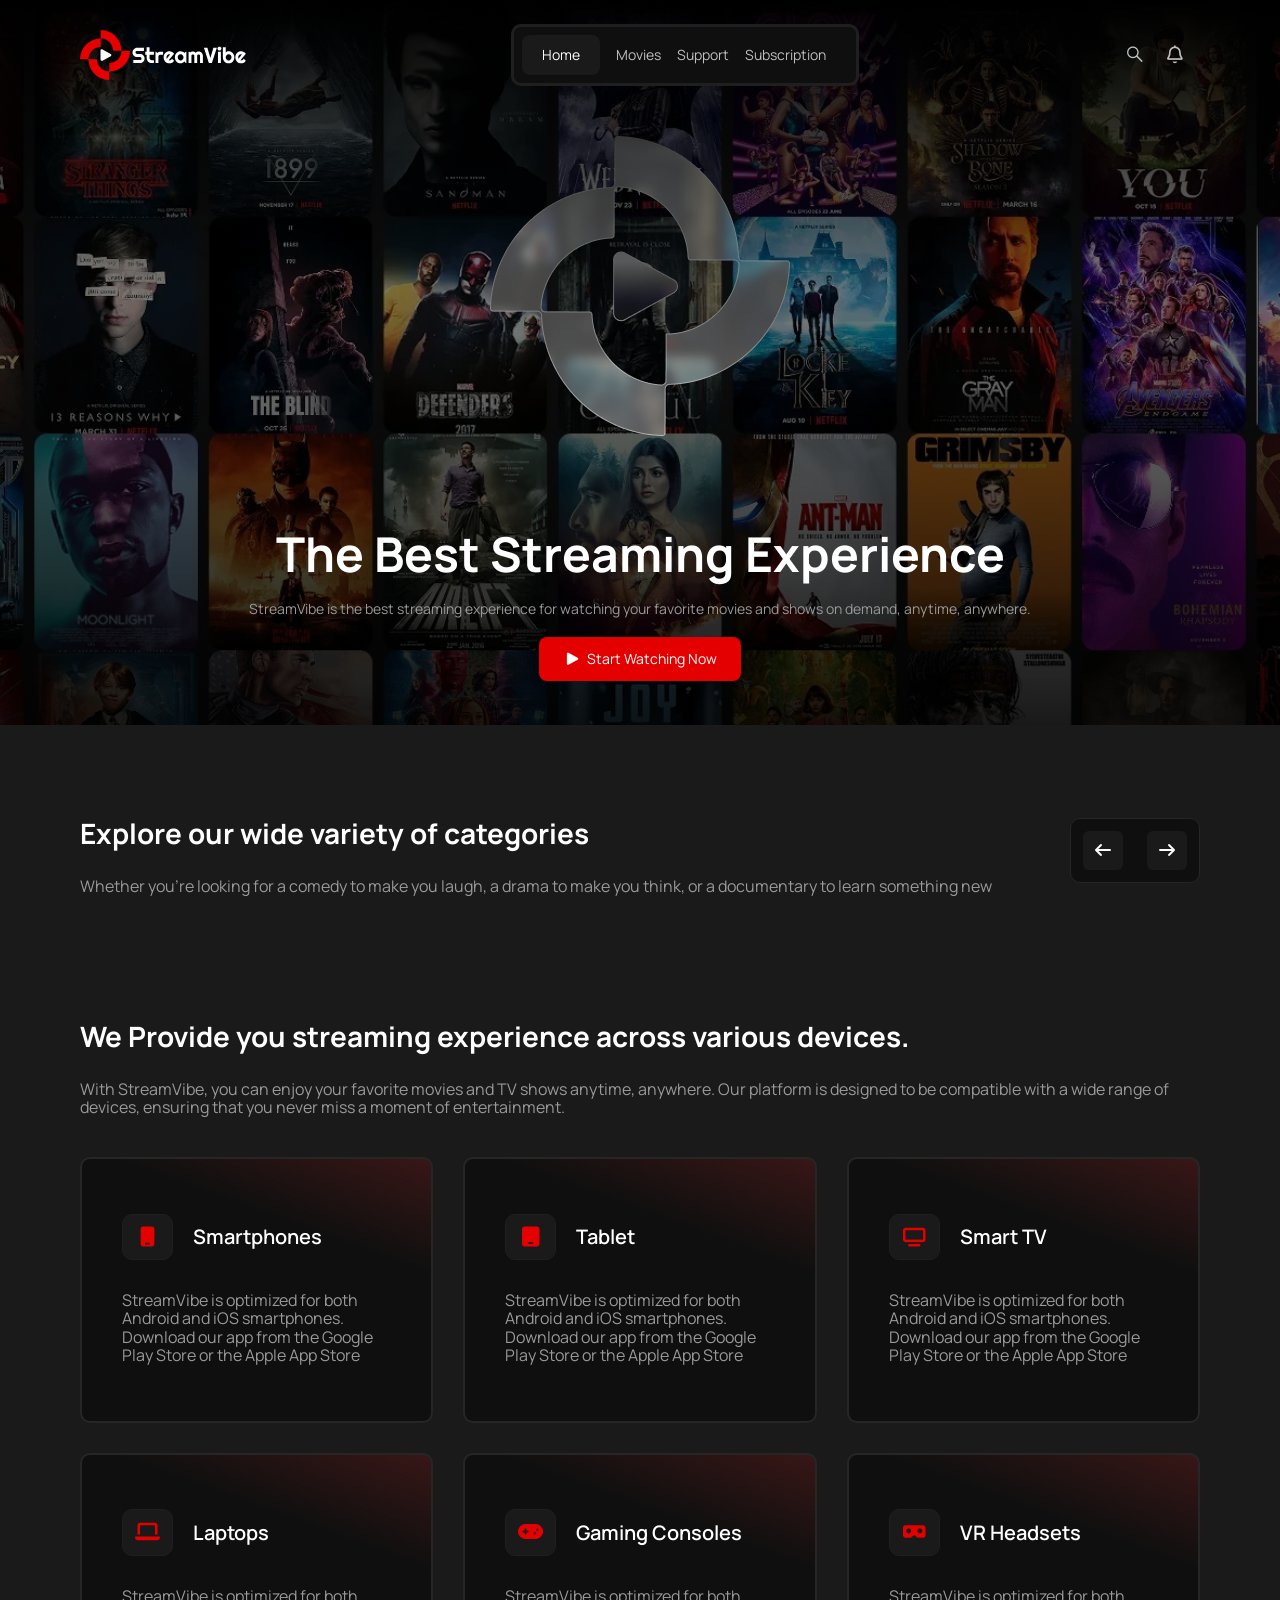
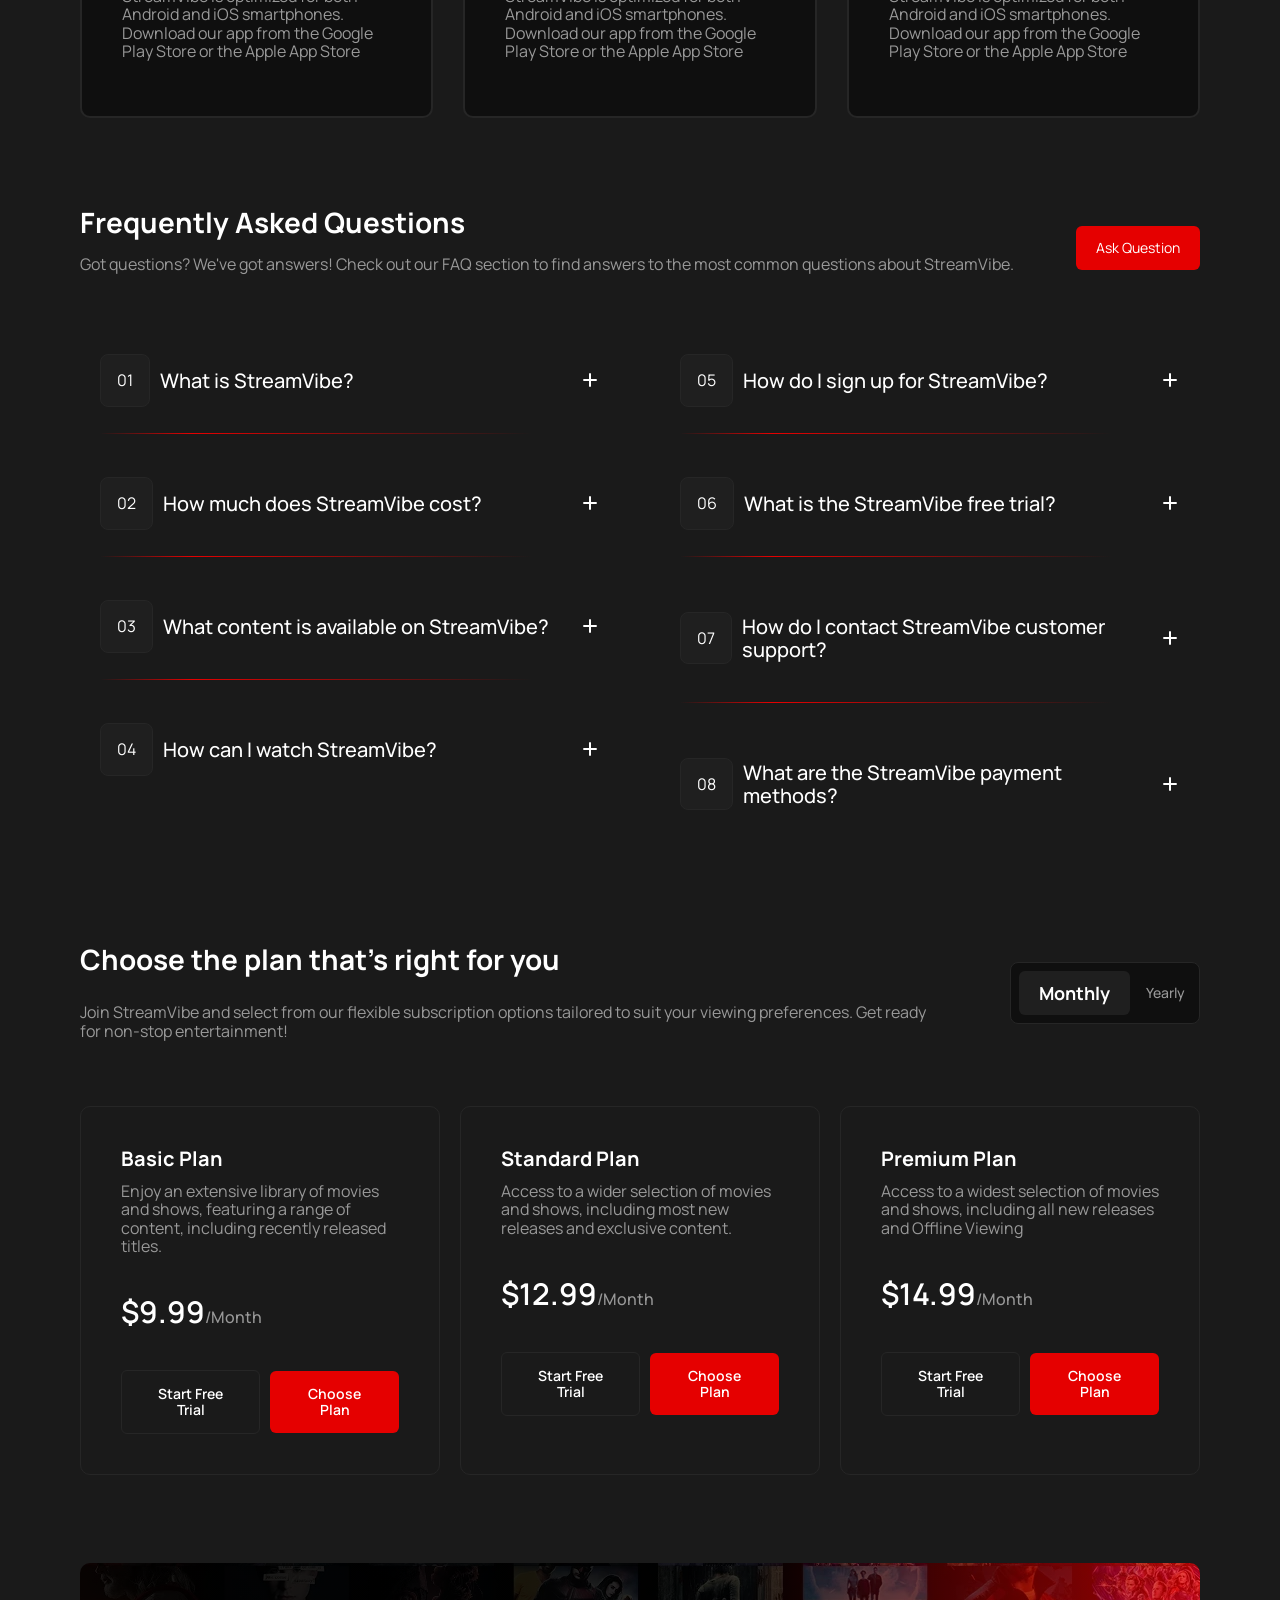
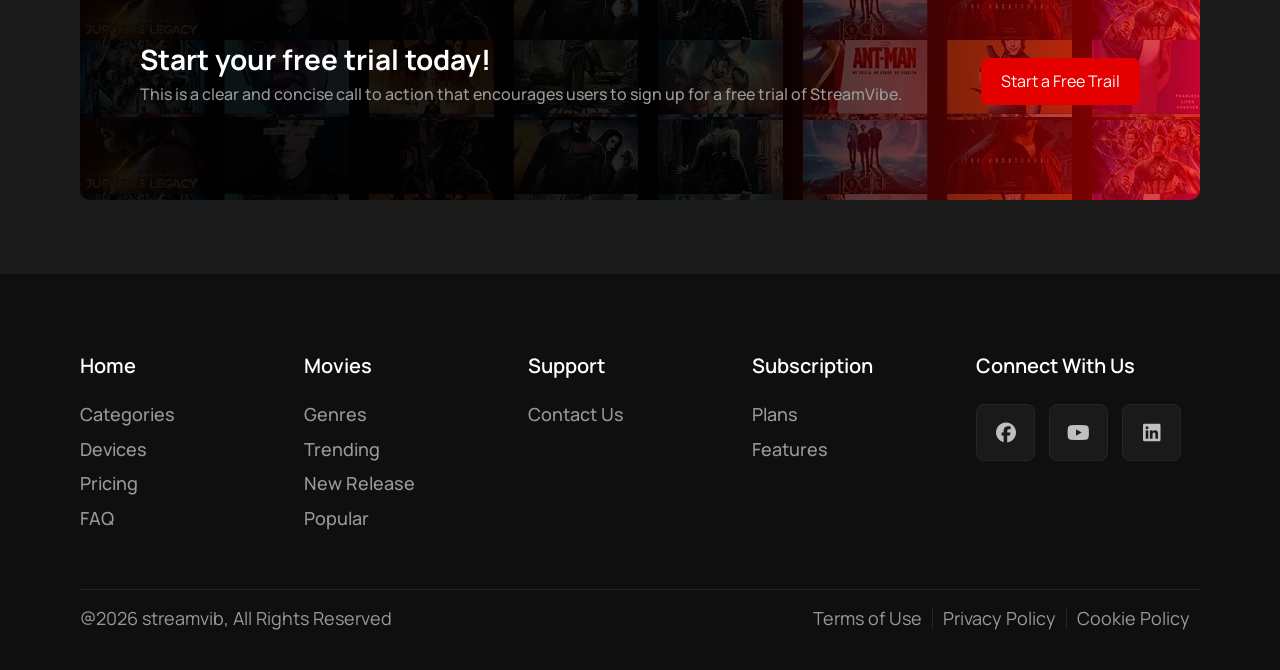
<file: index.html>
<!DOCTYPE html>
<html lang="en">

<head>
  <meta charset="UTF-8">
  <meta name="viewport" content="width=device-width, initial-scale=1.0">
  <title>Movies App</title>
  <!-- Style Files -->
  <link rel="stylesheet" href="CSS/main.css">
  <link rel="stylesheet" href="CSS/home.css">
  <link rel="stylesheet" href="CSS/all.min.css">
  <link rel="stylesheet" href="CSS/normalize.css">
  <!-- Google Font Links -->
  <link rel="preconnect" href="https://fonts.googleapis.com">
  <link rel="preconnect" href="https://fonts.gstatic.com" crossorigin>
  <link href="https://fonts.googleapis.com/css2?family=Manrope:wght@200..800&display=swap" rel="stylesheet">
</head>

<body>
  <!-- Start Header And Navbar -->
  <header class="main-header">
    <div class="container">
      <nav class="nav-container">
        <img src="images/Logo.svg" alt="logo">
        <ul>
          <li><a class="active" href="index.html">Home</a></li>
          <li><a href="movies.html">Movies</a></li>
          <li><a href="support.html">Support</a></li>
          <li><a href="subscription.html">Subscription</a></li>
        </ul>
        <div class="nav-icons">
          <i class="search fa-brands fa-sistrix "></i>
          <i class="notif fa-regular fa-bell "></i>
        </div>
        <div class="burger-menue">
          <span></span>
          <span></span>
          <span></span>
        </div>
      </nav>
      <div class="abstract">
        <img src="images/Abstract Design.png" alt="apstract">
      </div>
      <div class="info">
        <h2>The Best Streaming Experience</h2>
        <p>StreamVibe is the best streaming experience for watching your favorite movies and shows on demand, anytime,
          anywhere.
        </p>
        <button type="button" class="hero-btn"><i class="fa-solid fa-play"></i> Start Watching Now</button>
      </div>
    </div>
  </header>
  <!-- End Header And Navbar -->

  <!-- Start Category -->
  <section class="category" id="categories">
    <div class="container" id="">
      <div class="movies">
        <div class="box" id="genres">
          <div class="category-header">
            <div class="text">
              <h3>Explore our wide variety of categories</h3>
              <p>Whether you're looking for a comedy to make you laugh, a drama to make you think, or a documentary to
                learn
                something
                new
              </p>
            </div>
            <div class="slider-controls">
              <button type="button" class="slider-btn prev-btn " aria-label="Previous">
                <i class="fa-solid fa-arrow-left"></i>
              </button>
              <div class="slider-bullets">
              </div>
              <button type="button" class="slider-btn next-btn " aria-label="Next">
                <i class="fa-solid fa-arrow-right"></i>
              </button>
            </div>
          </div>
          <div class="slides">
          </div>
          <div class="scroll-phon">
            <span></span>
          </div>
        </div>
      </div>
    </div>
  </section>
  <!-- End Categories -->

  <!-- Start Supported Devices -->
  <section class="devices" id="devices">
    <div class="container">
      <h3>We Provide you streaming experience across various devices.</h3>
      <p>With StreamVibe, you can enjoy your favorite movies and TV shows anytime, anywhere. Our platform is designed to
        be
        compatible with a wide range of devices, ensuring that you never miss a moment of entertainment.
      </p>
      <div class="devices-container">

        <div class="device">
          <div class="show">
            <div class="icon">
              <i class="fa-solid fa-mobile"></i>
            </div>
            <h4>Smartphones</h4>
          </div>
          <p>StreamVibe is optimized for both Android and iOS smartphones. Download our app from the Google Play Store
            or the Apple
            App Store
          </p>
        </div>

        <div class="device">
          <div class="show">
            <div class="icon">
              <i class="fa-solid fa-tablet"></i>
            </div>
            <h4>Tablet</h4>
          </div>
          <p>StreamVibe is optimized for both Android and iOS smartphones. Download our app from the Google Play Store
            or the Apple
            App Store
          </p>
        </div>

        <div class="device">
          <div class="show">
            <div class="icon">
              <i class="fa-solid fa-tv"></i>
            </div>
            <h4>Smart TV</h4>
          </div>
          <p>StreamVibe is optimized for both Android and iOS smartphones. Download our app from the Google Play Store
            or the Apple
            App Store
          </p>
        </div>

        <div class="device">
          <div class="show">
            <div class="icon">
              <i class="fa-solid fa-laptop"></i>
            </div>
            <h4>Laptops</h4>
          </div>
          <p>StreamVibe is optimized for both Android and iOS smartphones. Download our app from the Google Play Store
            or the Apple
            App Store
          </p>
        </div>

        <div class="device">
          <div class="show">
            <div class="icon">
              <i class="fa-solid fa-gamepad"></i>
            </div>
            <h4>Gaming Consoles</h4>
          </div>
          <p>StreamVibe is optimized for both Android and iOS smartphones. Download our app from the Google Play Store
            or the Apple
            App Store
          </p>
        </div>

        <div class="device">
          <div class="show">
            <div class="icon">
              <i class="fa-solid fa-vr-cardboard"></i>
            </div>
            <h4>VR Headsets</h4>
          </div>
          <p>StreamVibe is optimized for both Android and iOS smartphones. Download our app from the Google Play Store
            or the Apple
            App Store
          </p>
        </div>

      </div>
    </div>
  </section>
  <!-- End Supported Devices -->

  <!-- Start Frequently Asked Questions -->
  <section class="questions" id="question">
    <div class="container">
      <div class="title">
        <div class="info">
          <h3>Frequently Asked Questions</h3>
          <p>Got questions? We've got answers! Check out our FAQ section to find answers to the most common questions
            about
            StreamVibe.
          </p>
        </div>
        <a href="support.html" class="ask-btn">Ask Question</a>
      </div>
      <div class="content">
        <div class="card-box active">
          <!-- Question 01 -->
          <div class="question-item">
            <div class="question-header">
              <div class="question">
                <span>01</span>
                <h3>What is StreamVibe?</h3>
              </div>
              <div class="show-ansower">
                <i class="fa-solid fa-plus plus-icon"></i>
                <i class="fa-solid fa-minus minus-icon"></i>
              </div>
            </div>
            <div class="question-answer">
              <p>StreamVibe is a streaming service that allows you to watch movies and shows on demand.</p>
            </div>
          </div>

          <!-- Question 02 -->
          <div class="question-item">
            <div class="question-header">
              <div class="question">
                <span>02</span>
                <h3>How much does StreamVibe cost?</h3>
              </div>
              <div class="show-ansower">
                <i class="fa-solid fa-plus plus-icon"></i>
                <i class="fa-solid fa-minus minus-icon"></i>
              </div>
            </div>
            <div class="question-answer">
              <p>StreamVibe is a streaming service that allows you to watch movies and shows on demand.</p>
            </div>
          </div>

          <!-- Question 03 -->
          <div class="question-item">
            <div class="question-header">
              <div class="question">
                <span>03</span>
                <h3>What content is available on StreamVibe?</h3>
              </div>
              <div class="show-ansower">
                <i class="fa-solid fa-plus plus-icon"></i>
                <i class="fa-solid fa-minus minus-icon"></i>
              </div>
            </div>
            <div class="question-answer">
              <p>StreamVibe is a streaming service that allows you to watch movies and shows on demand.</p>
            </div>
          </div>

          <!-- Question 04 -->
          <div class="question-item">
            <div class="question-header">
              <div class="question">
                <span>04</span>
                <h3>How can I watch StreamVibe?</h3>
              </div>
              <div class="show-ansower">
                <i class="fa-solid fa-plus plus-icon"></i>
                <i class="fa-solid fa-minus minus-icon"></i>
              </div>
            </div>
            <div class="question-answer">
              <p>StreamVibe is a streaming service that allows you to watch movies and shows on demand.</p>
            </div>
          </div>
        </div>
        <div class="card-box">

          <!-- Question 05 -->
          <div class="question-item">
            <div class="question-header">
              <div class="question">
                <span>05</span>
                <h3>How do I sign up for StreamVibe?</h3>
              </div>
              <div class="show-ansower">
                <i class="fa-solid fa-plus plus-icon"></i>
                <i class="fa-solid fa-minus minus-icon"></i>
              </div>
            </div>
            <div class="question-answer">
              <p>StreamVibe is a streaming service that allows you to watch movies and shows on demand.</p>
            </div>
          </div>

          <!-- Question 06 -->
          <div class="question-item">
            <div class="question-header">
              <div class="question">
                <span>06</span>
                <h3>What is the StreamVibe free trial?</h3>
              </div>
              <div class="show-ansower">
                <i class="fa-solid fa-plus plus-icon"></i>
                <i class="fa-solid fa-minus minus-icon"></i>
              </div>
            </div>
            <div class="question-answer">
              <p>StreamVibe is a streaming service that allows you to watch movies and shows on demand.</p>
            </div>
          </div>

          <!-- Question 07 -->
          <div class="question-item">
            <div class="question-header">
              <div class="question">
                <span>07</span>
                <h3>How do I contact StreamVibe customer support?</h3>
              </div>
              <div class="show-ansower">
                <i class="fa-solid fa-plus plus-icon"></i>
                <i class="fa-solid fa-minus minus-icon"></i>
              </div>
            </div>
            <div class="question-answer">
              <p>StreamVibe is a streaming service that allows you to watch movies and shows on demand.</p>
            </div>
          </div>

          <!-- Question 08 -->
          <div class="question-item">
            <div class="question-header">
              <div class="question">
                <span>08</span>
                <h3>What are the StreamVibe payment methods?</h3>
              </div>
              <div class="show-ansower">
                <i class="fa-solid fa-plus plus-icon"></i>
                <i class="fa-solid fa-minus minus-icon"></i>
              </div>
            </div>
            <div class="question-answer">
              <p>StreamVibe is a streaming service that allows you to watch movies and shows on demand.</p>
            </div>
          </div>
        </div>
      </div>
    </div>
  </section>
  <!-- End Frequently Asked Questions -->

  <!-- Start Pricing Section -->
  <section class="pricing" id="pricing">
    <div class="container">
      <div class="pricing-header">
        <div class="pricing-text">
          <h3>Choose the plan that's right for you</h3>
          <p>Join StreamVibe and select from our flexible subscription options tailored to suit your viewing
            preferences. Get ready
            for non-stop entertainment!
          </p>
        </div>
        <div class="plan-duration">
          <button type="button" class="duration-btn active">Monthly</button>
          <button type="button" class="duration-btn">Yearly</button>
        </div>
      </div>

      <div class="plans">
        <div class="plan-card">
          <h4>Basic Plan</h4>
          <p>Enjoy an extensive library of movies and shows, featuring a range of content, including recently released
            titles.</p>
          <div class="price">$9.99<span>/Month</span></div>
          <div class="subscribe-actions">
            <button type="button" class="free-btn">Start Free Trial</button>
            <button type="button" class="buy-btn">Choose Plan</button>
          </div>
        </div>
        <div class="plan-card">
          <h4>Standard Plan</h4>
          <p>Access to a wider selection of movies and shows, including most new releases and exclusive content.</p>
          <div class="price">$12.99<span>/Month</span></div>
          <div class="subscribe-actions">
            <button type="button" class="free-btn">Start Free Trial</button>
            <button type="button" class="buy-btn">Choose Plan</button>
          </div>
        </div>
        <div class="plan-card">
          <h4>Premium Plan</h4>
          <p>Access to a widest selection of movies and shows, including all new releases and Offline Viewing</p>
          <div class="price">$14.99<span>/Month</span></div>
          <div class="subscribe-actions">
            <button type="button" class="free-btn">Start Free Trial</button>
            <button type="button" class="buy-btn">Choose Plan</button>
          </div>
        </div>
      </div>
    </div>
  </section>
  <!-- End Pricing Section -->

  <!-- Start Call To Action Section -->
  <section class="cta">
    <div class="container">
      <div class="box">
        <div class="cta-info">
          <h3>Start your free trial today!</h3>
          <p>This is a clear and concise call to action that encourages users to sign up for a free trial of StreamVibe.
          </p>
        </div>
        <button type="button" class="free-plan-btn">Start a Free Trail</button>
      </div>
    </div>
  </section>
  <!-- End Call To Action Section -->

  <!-- Start Footer Section -->
  <footer class="footer">
    <div class="container">
      <div class="bages-box">
        <div class="bage-box">
          <h4>Home</h4>
          <ul>
            <li><a href="index.html#categories">Categories</a></li>
            <li><a href="index.html#devices">Devices</a></li>
            <li><a href="index.html#pricing">Pricing</a></li>
            <li><a href="index.html#question">FAQ</a></li>
          </ul>
        </div>
        <div class="bage-box">
          <h4>Movies</h4>
          <ul>
            <li><a href="movies.html#genres">Genres</a></li>
            <li><a href="movies.html#trending">Trending</a></li>
            <li><a href="movies.html#release">New Release</a></li>
            <li><a href="movies.html#populer">Popular</a></li>
          </ul>
        </div>
        <div class="bage-box">
          <h4>Support</h4>
          <ul>
            <li><a href="support.html#contact">Contact Us</a></li>
          </ul>
        </div>
        <div class="bage-box">
          <h4>Subscription</h4>
          <ul>
            <li><a href="subscription.html#plans">Plans</a></li>
            <li><a href="subscription.html#features">Features</a></li>
          </ul>
        </div>
        <div class="bage-box">
          <h4>Connect With Us</h4>
          <div class="connect">
            <div class="icon">
              <a href="#"><i class="fa-brands fa-facebook"></i></a>
            </div>
            <div class="icon">
              <a href="#"><i class="fa-brands fa-youtube"></i></a>
            </div>
            <div class="icon">
              <a href="#"><i class="fa-brands fa-linkedin"></i></a>
            </div>
          </div>
        </div>
      </div>
      <div class="reserved">
        <p>@2026 streamvib, All Rights Reserved</p>
        <div class="text">
          <p>Terms of Use</p>
          <p>Privacy Policy</p>
          <p>Cookie Policy</p>
        </div>
      </div>
    </div>
  </footer>
  <!-- End Footer Section -->

  <!-- Start Popup Search -->
  <section class="popup">
    <div class="search-popup">
      <div class="search-content">
        <input type="text" placeholder="Search for a movie...">
        <div class="icon">
          <i class="fa-solid fa-xmark"></i>
        </div>
      </div>
      <div class="search-results">
      </div>
    </div>
  </section>
  <!-- End Popup Search -->

  <!-- script files -->
  <script src="javaScript/api.js"></script>
  <script src="javaScript/main.js"></script>
</body>

</html>
</file>
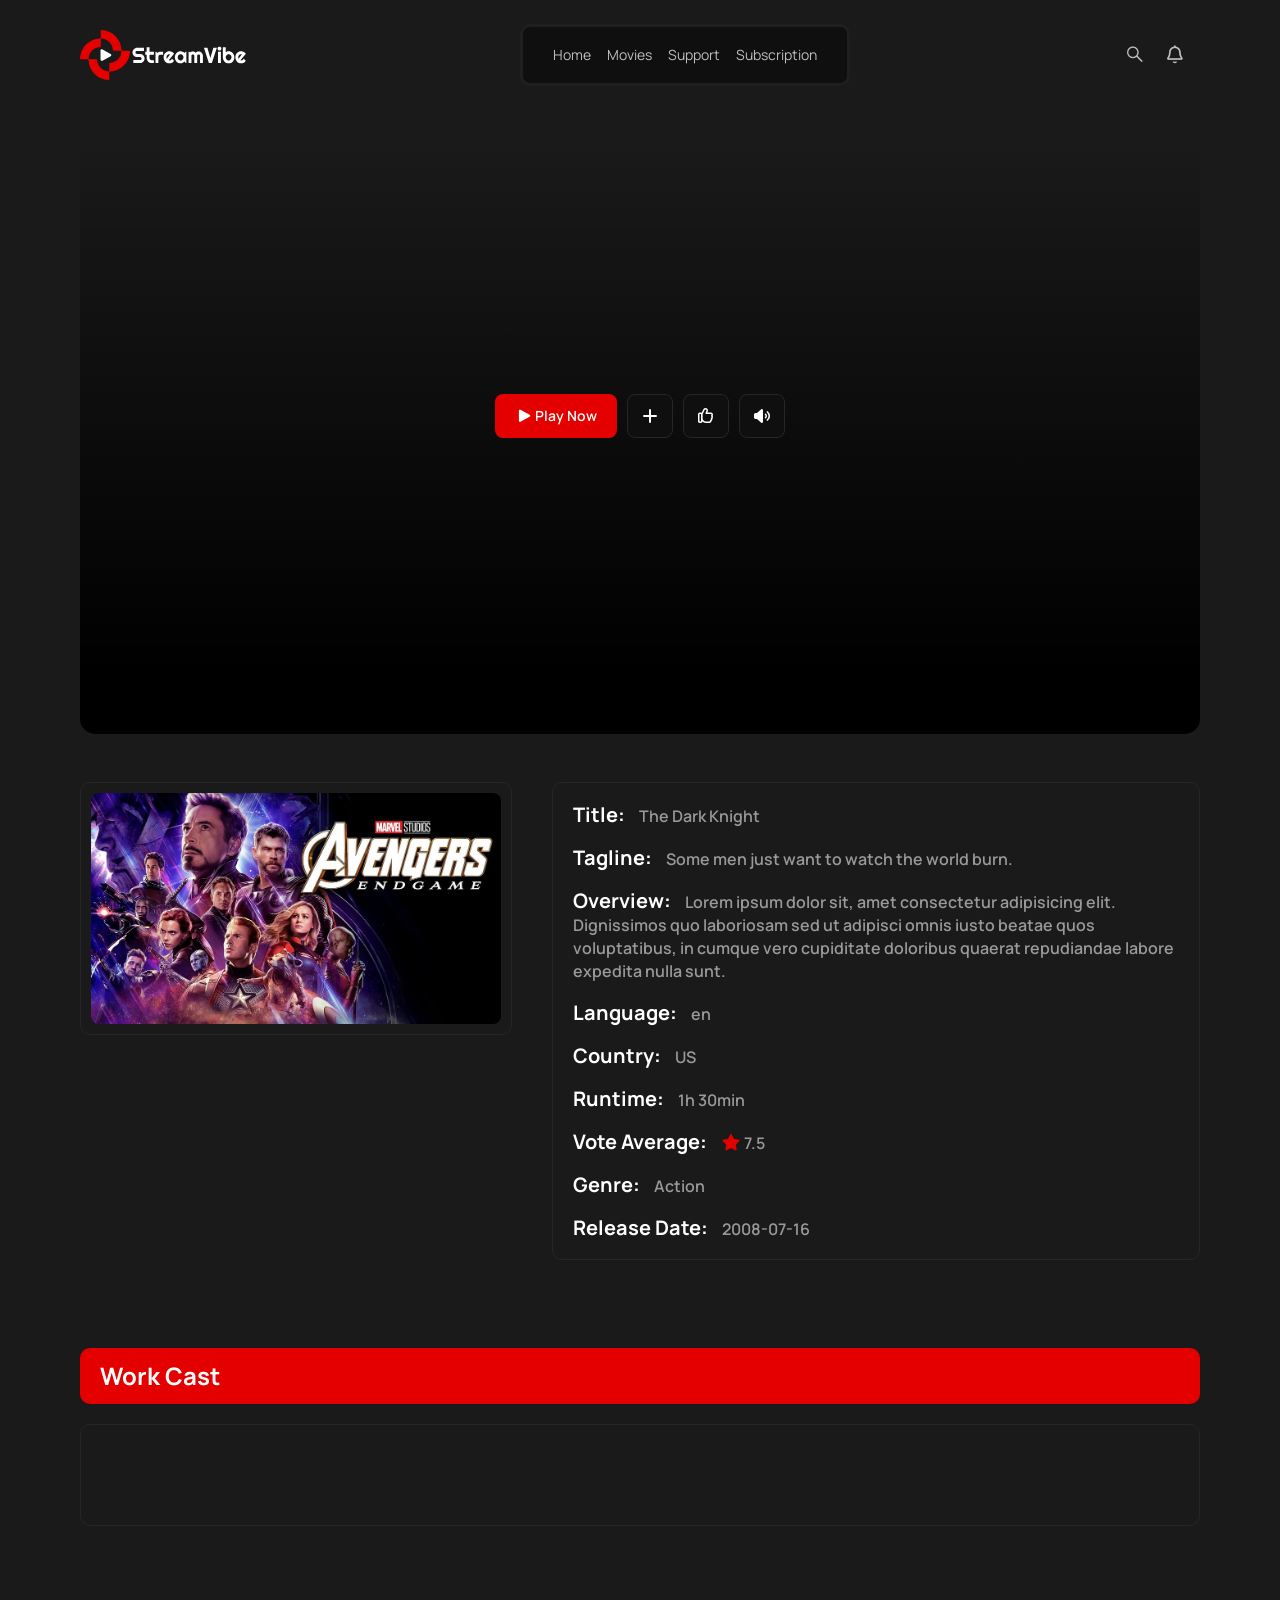
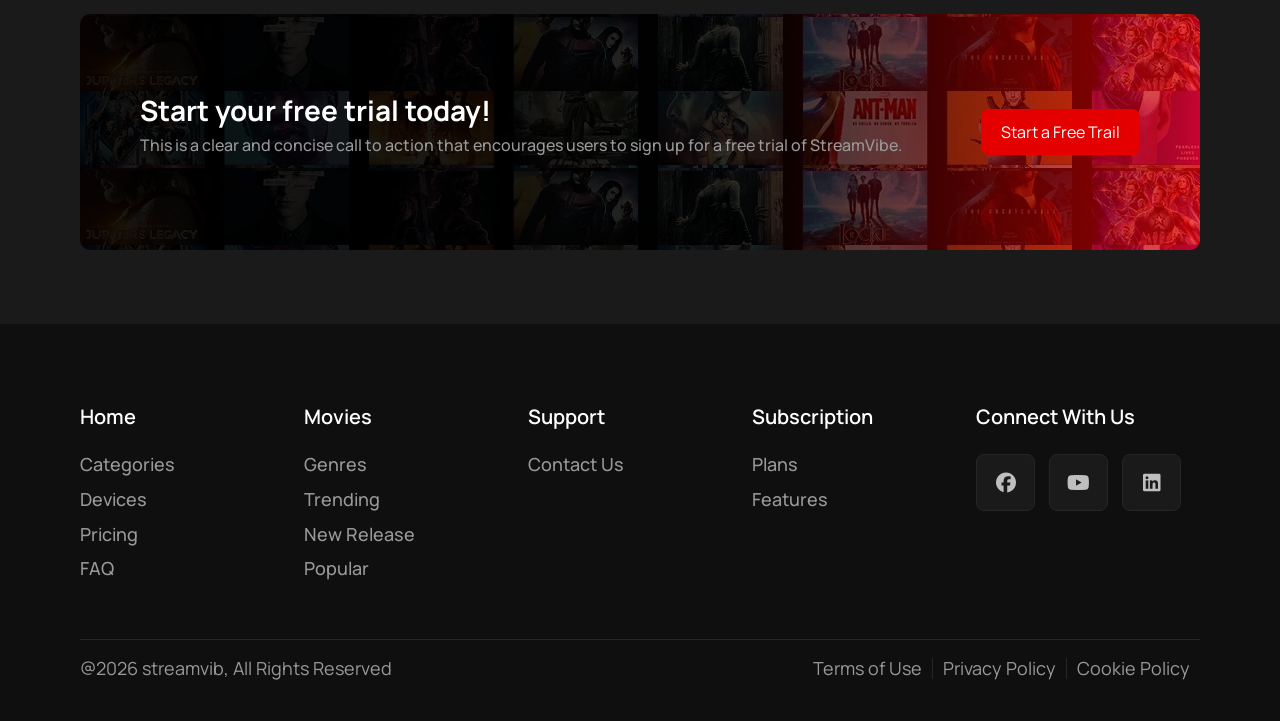
<file: details.html>
<!DOCTYPE html>
<html lang="en">

<head>
  <meta charset="UTF-8">
  <meta name="viewport" content="width=device-width, initial-scale=1.0">
  <title>Movies App</title>
  <!-- Style Files -->
  <link rel="stylesheet" href="CSS/main.css">
  <link rel="stylesheet" href="CSS/genre_details.css">
  <link rel="stylesheet" href="CSS/all.min.css">
  <link rel="stylesheet" href="CSS/normalize.css">
  <!-- Google Font Links -->
  <link rel="preconnect" href="https://fonts.googleapis.com">
  <link rel="preconnect" href="https://fonts.gstatic.com" crossorigin>
  <link href="https://fonts.googleapis.com/css2?family=Manrope:wght@200..800&display=swap" rel="stylesheet">
</head>

<body>

  <!-- Start Header And Navbar -->
  <header class="main-header">
    <div class="container">
      <nav class="nav-container">
        <img src="images/Logo.svg" alt="logo">
        <ul>
          <li><a href="index.html">Home</a></li>
          <li><a href="movies.html">Movies</a></li>
          <li><a href="support.html">Support</a></li>
          <li><a href="subscription.html">Subscription</a></li>
        </ul>
        <div class="nav-icons">
          <i class="search fa-brands fa-sistrix "></i>
          <i class="notif fa-regular fa-bell "></i>
        </div>
        <div class="burger-menue">
          <span></span>
          <span></span>
          <span></span>
        </div>
      </nav>
    </div>
  </header>
  <!-- End Header And Navbar -->

  <!-- Start Landing Section -->
  <section class="landing">
    <div class="container">
      <div class="content">
        <div class="box">
          <div class="actions">
            <button type="button" class="play-btn"><i class="fa-solid fa-play"></i> Play Now</button>
            <div class="icons">
              <div class="icon"><i class="fa-solid fa-plus"></i></div>
              <div class="icon"><i class="fa-regular fa-thumbs-up"></i></div>
              <div class="icon"><i class="fa-solid fa-volume"></i></div>
            </div>
          </div>
        </div>
      </div>
    </div>
  </section>
  <!-- End Landing Section -->

  <!-- Start Details Section -->
  <section class="details">
    <div class="container">
      <div class="box">
        <div class="image">
          <img src="images/landing-movies.jpg" alt="">
        </div>
        <div class="info">
          <div class="title">Title: <span>The Dark Knight</span></div>
          <div class="tagline">Tagline: <span>Some men just want to watch the world burn.</span></div>
          <div class="overview">Overview: <span>Lorem ipsum dolor sit, amet consectetur adipisicing elit. Dignissimos
              quo laboriosam sed ut adipisci omnis iusto beatae quos voluptatibus, in cumque vero cupiditate doloribus
              quaerat repudiandae labore expedita nulla sunt.</span></div>
          <div class="lang">Language: <span>en</span></div>
          <div class="country">Country: <span>US</span></div>
          <div class="time">Runtime: <span>1h 30min</span></div>
          <div class="rating">Vote Average: <span><i class="fa-solid fa-star"></i> 7.5</span></div>
          <div class="genre">Genre: <span>Action</span></div>
          <div class="date">Release Date: <span>2008-07-16</span></div>
        </div>
      </div>
    </div>
  </section>
  <!-- End Details Section -->

  <!-- Start Cast Wark -->
  <section class="cast">
    <div class="container">
      <h2>Work Cast</h2>
      <div class="box">
      </div>
    </div>
  </section>
  <!-- End Cast Wark -->

  <!-- Start Call To Action Section -->
  <section class="cta">
    <div class="container">
      <div class="box">
        <div class="cta-info">
          <h3>Start your free trial today!</h3>
          <p>This is a clear and concise call to action that encourages users to sign up for a free trial of StreamVibe.
          </p>
        </div>
        <button type="button" class="free-plan-btn">Start a Free Trail</button>
      </div>
    </div>
  </section>
  <!-- End Call To Action Section -->

  <!-- Start Footer Section -->
  <footer class="footer">
    <div class="container">
      <div class="bages-box">
        <div class="bage-box">
          <h4>Home</h4>
          <ul>
            <li><a href="index.html#categories">Categories</a></li>
            <li><a href="index.html#devices">Devices</a></li>
            <li><a href="index.html#pricing">Pricing</a></li>
            <li><a href="index.html#question">FAQ</a></li>
          </ul>
        </div>
        <div class="bage-box">
          <h4>Movies</h4>
          <ul>
            <li><a href="movies.html#genres">Genres</a></li>
            <li><a href="movies.html#trending">Trending</a></li>
            <li><a href="movies.html#release">New Release</a></li>
            <li><a href="movies.html#populer">Popular</a></li>
          </ul>
        </div>
        <div class="bage-box">
          <h4>Support</h4>
          <ul>
            <li><a href="support.html#contact">Contact Us</a></li>
          </ul>
        </div>
        <div class="bage-box">
          <h4>Subscription</h4>
          <ul>
            <li><a href="subscription.html#plans">Plans</a></li>
            <li><a href="subscription.html#features">Features</a></li>
          </ul>
        </div>
        <div class="bage-box">
          <h4>Connect With Us</h4>
          <div class="connect">
            <div class="icon">
              <a href="#"><i class="fa-brands fa-facebook"></i></a>
            </div>
            <div class="icon">
              <a href="#"><i class="fa-brands fa-youtube"></i></a>
            </div>
            <div class="icon">
              <a href="#"><i class="fa-brands fa-linkedin"></i></a>
            </div>
          </div>
        </div>
      </div>
      <div class="reserved">
        <p>@2026 streamvib, All Rights Reserved</p>
        <div class="text">
          <p>Terms of Use</p>
          <p>Privacy Policy</p>
          <p>Cookie Policy</p>
        </div>
      </div>
    </div>
  </footer>
  <!-- End Footer Section -->

  <!-- Start Popup Search -->
  <section class="popup">
    <div class="search-popup">
      <div class="search-content">
        <input type="text" placeholder="Search for a movie...">
        <div class="icon">
          <i class="fa-solid fa-xmark"></i>
        </div>
      </div>
      <div class="search-results">
      </div>
    </div>
  </section>
  <!-- End Popup Search -->

  <!-- script files -->
  <script src="javaScript/api.js"></script>
  <script src="javaScript/main.js"></script>
</body>

</html>
</file>
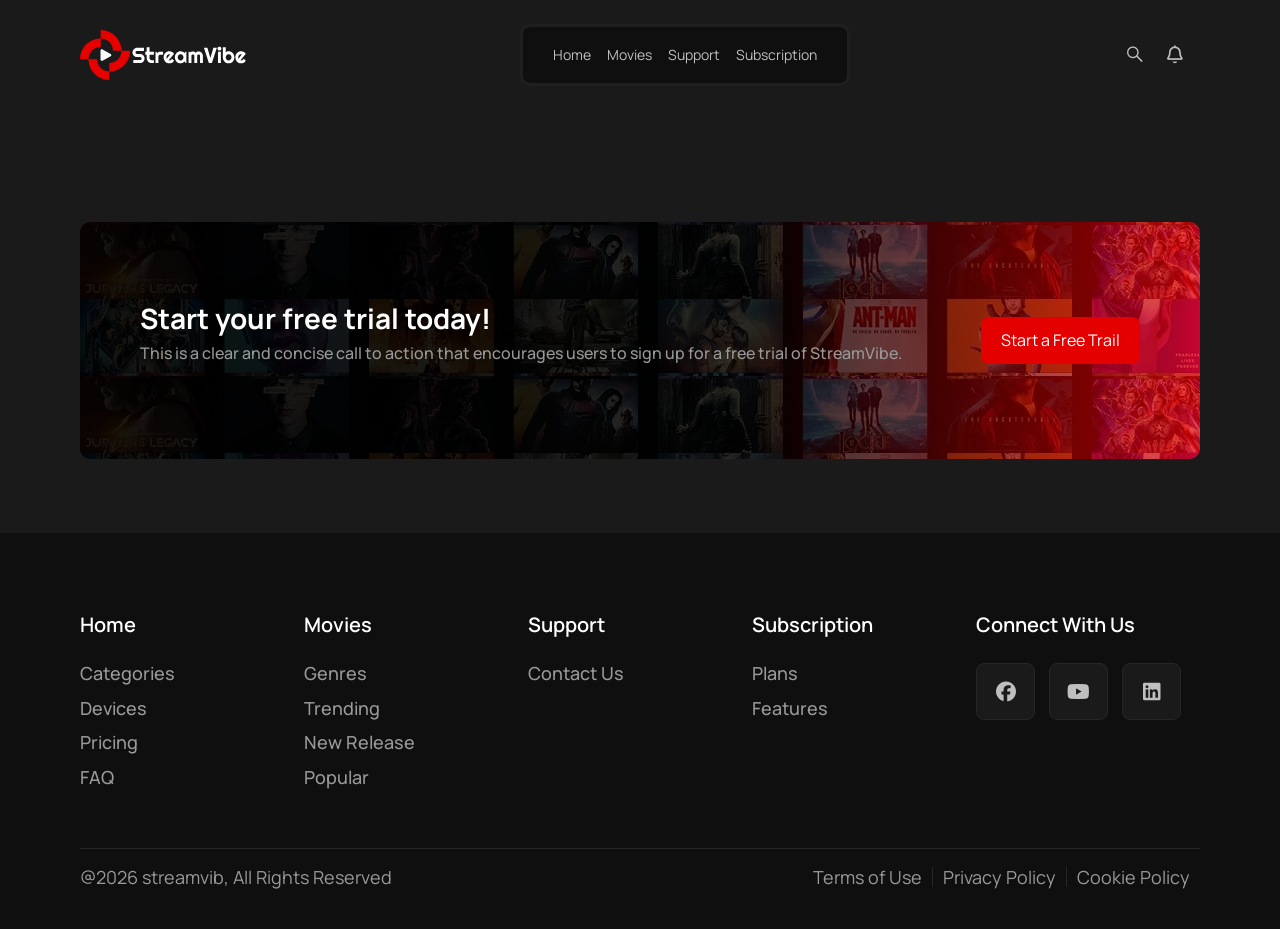
<file: genre.html>
<!DOCTYPE html>
<html lang="en">

<head>
  <meta charset="UTF-8">
  <meta name="viewport" content="width=device-width, initial-scale=1.0">
  <title>Movies App</title>
  <!-- Style Files -->
  <link rel="stylesheet" href="CSS/main.css">
  <link rel="stylesheet" href="CSS/genre_details.css">
  <link rel="stylesheet" href="CSS/all.min.css">
  <link rel="stylesheet" href="CSS/normalize.css">
  <!-- Google Font Links -->
  <link rel="preconnect" href="https://fonts.googleapis.com">
  <link rel="preconnect" href="https://fonts.gstatic.com" crossorigin>
  <link href="https://fonts.googleapis.com/css2?family=Manrope:wght@200..800&display=swap" rel="stylesheet">
</head>

<body>

  <!-- Start Header And Navbar -->
  <header class="main-header">
    <div class="container">
      <nav class="nav-container">
        <img src="images/Logo.svg" alt="logo">
        <ul>
          <li><a href="index.html">Home</a></li>
          <li><a href="movies.html">Movies</a></li>
          <li><a href="support.html">Support</a></li>
          <li><a href="subscription.html">Subscription</a></li>
        </ul>
        <div class="nav-icons">
          <i class="search fa-brands fa-sistrix "></i>
          <i class="notif fa-regular fa-bell "></i>
        </div>
        <div class="burger-menue">
          <span></span>
          <span></span>
          <span></span>
        </div>
      </nav>
    </div>
  </header>
  <!-- End Header And Navbar -->

  <!-- Start Movies Section -->
  <section class="vedieos">
    <div class="container">
      <div class="movies" id="genre">
      </div>
      <div class="movies" id="top10">
      </div>
    </div>
  </section>
  <!-- Start Movies Section -->

  <!-- Start Call To Action Section -->
  <section class="cta">
    <div class="container">
      <div class="box">
        <div class="cta-info">
          <h3>Start your free trial today!</h3>
          <p>This is a clear and concise call to action that encourages users to sign up for a free trial of StreamVibe.
          </p>
        </div>
        <button type="button" class="free-plan-btn">Start a Free Trail</button>
      </div>
    </div>
  </section>
  <!-- End Call To Action Section -->

  <!-- Start Footer Section -->
  <footer class="footer">
    <div class="container">
      <div class="bages-box">
        <div class="bage-box">
          <h4>Home</h4>
          <ul>
            <li><a href="index.html#categories">Categories</a></li>
            <li><a href="index.html#devices">Devices</a></li>
            <li><a href="index.html#pricing">Pricing</a></li>
            <li><a href="index.html#question">FAQ</a></li>
          </ul>
        </div>
        <div class="bage-box">
          <h4>Movies</h4>
          <ul>
            <li><a href="movies.html#genres">Genres</a></li>
            <li><a href="movies.html#trending">Trending</a></li>
            <li><a href="movies.html#release">New Release</a></li>
            <li><a href="movies.html#populer">Popular</a></li>
          </ul>
        </div>
        <div class="bage-box">
          <h4>Support</h4>
          <ul>
            <li><a href="support.html#contact">Contact Us</a></li>
          </ul>
        </div>
        <div class="bage-box">
          <h4>Subscription</h4>
          <ul>
            <li><a href="subscription.html#plans">Plans</a></li>
            <li><a href="subscription.html#features">Features</a></li>
          </ul>
        </div>
        <div class="bage-box">
          <h4>Connect With Us</h4>
          <div class="connect">
            <div class="icon">
              <a href="#"><i class="fa-brands fa-facebook"></i></a>
            </div>
            <div class="icon">
              <a href="#"><i class="fa-brands fa-youtube"></i></a>
            </div>
            <div class="icon">
              <a href="#"><i class="fa-brands fa-linkedin"></i></a>
            </div>
          </div>
        </div>
      </div>
      <div class="reserved">
        <p>@2026 streamvib, All Rights Reserved</p>
        <div class="text">
          <p>Terms of Use</p>
          <p>Privacy Policy</p>
          <p>Cookie Policy</p>
        </div>
      </div>
    </div>
  </footer>
  <!-- End Footer Section -->

  <!-- Start Popup Search -->
  <section class="popup">
    <div class="search-popup">
      <div class="search-content">
        <input type="text" placeholder="Search for a movie...">
        <div class="icon">
          <i class="fa-solid fa-xmark"></i>
        </div>
      </div>
      <div class="search-results">
      </div>
    </div>
  </section>
  <!-- End Popup Search -->

  <!-- script files -->
  <script src="javaScript/api.js"></script>
  <script src="javaScript/main.js"></script>
</body>

</html>
</file>
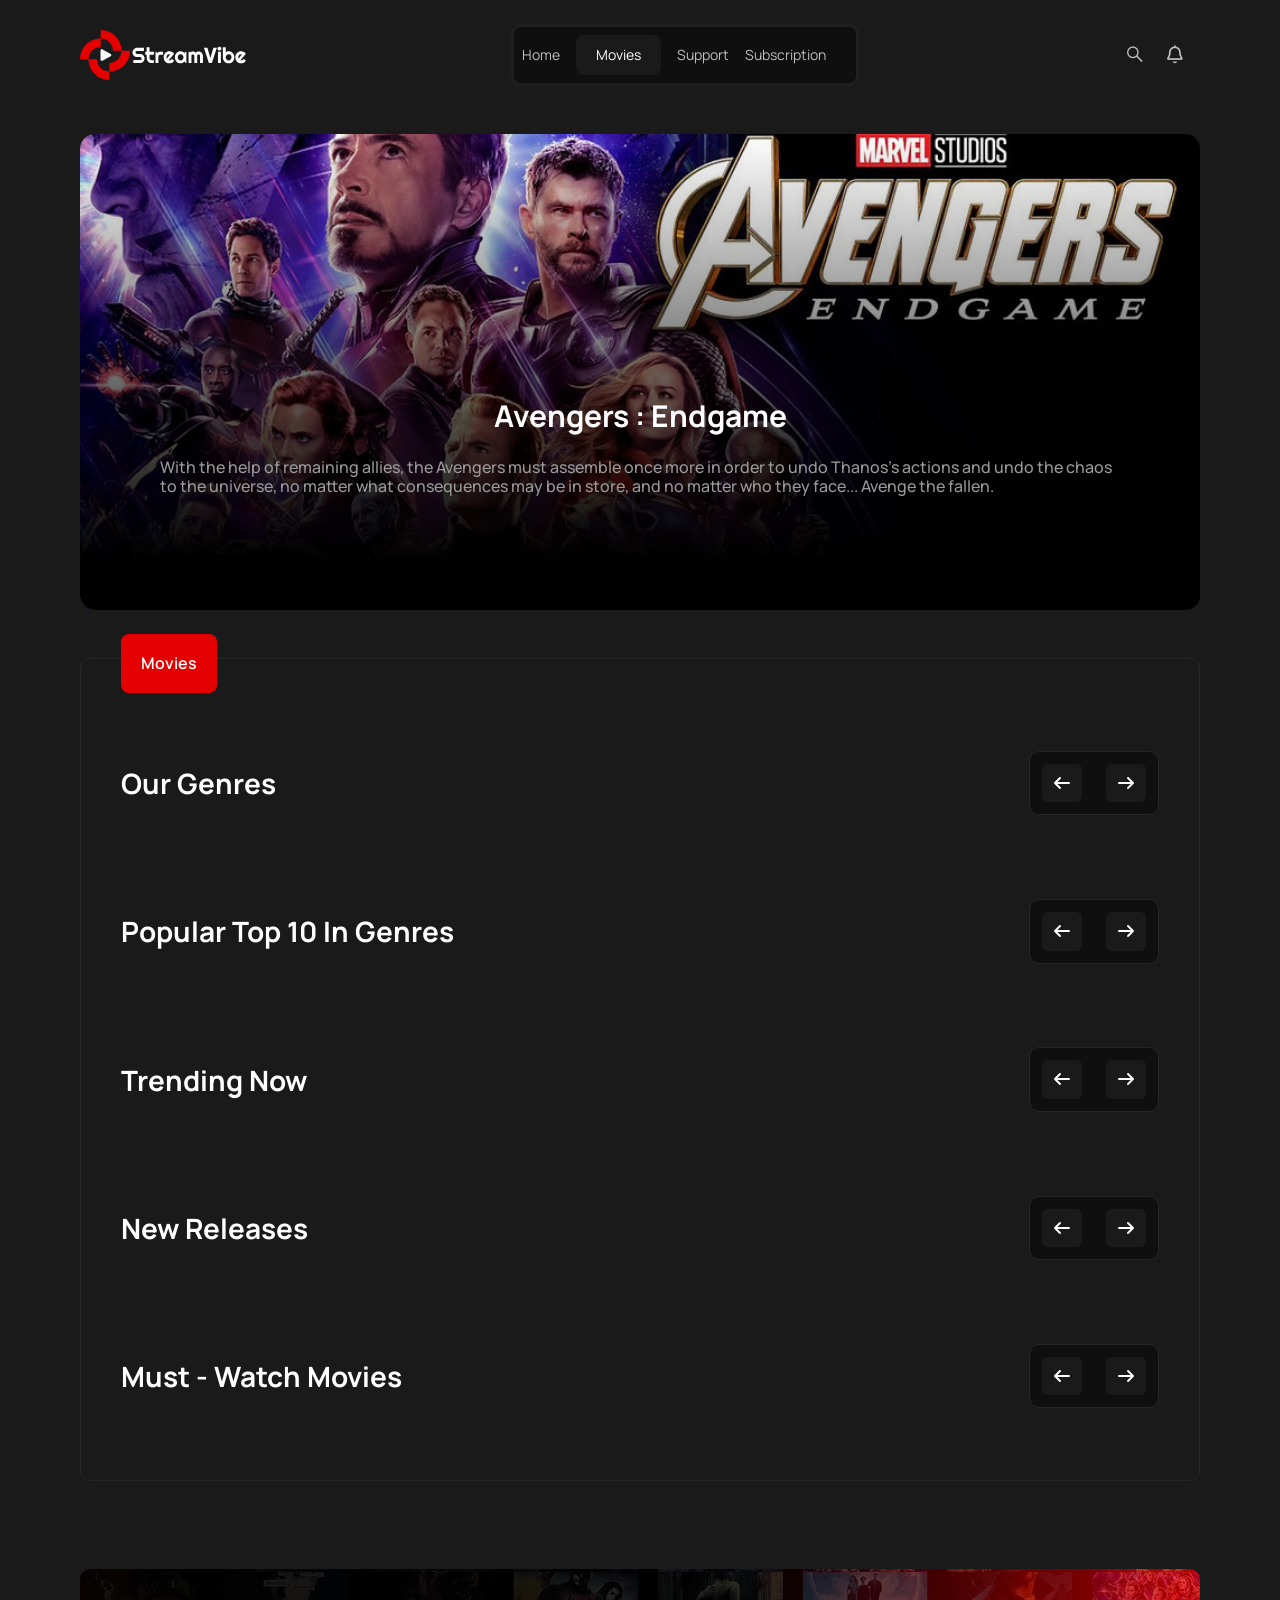
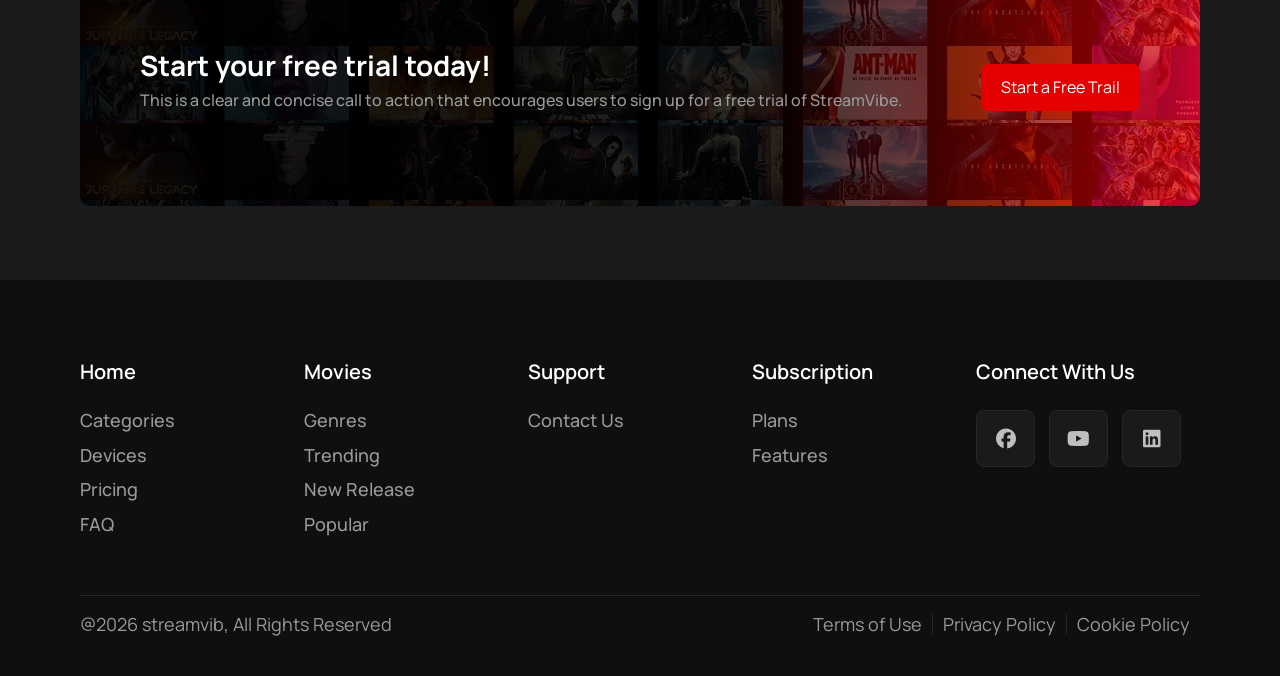
<file: movies.html>
<!DOCTYPE html>
<html lang="en">

<head>
  <meta charset="UTF-8">
  <meta name="viewport" content="width=device-width, initial-scale=1.0">
  <title>Movies App</title>
  <!-- Style Files -->
  <link rel="stylesheet" href="CSS/all.min.css">
  <link rel="stylesheet" href="CSS/normalize.css">
  <link rel="stylesheet" href="CSS/main.css">
  <link rel="stylesheet" href="CSS/movies.css">
  <!-- Google Font Links -->
  <link rel="preconnect" href="https://fonts.googleapis.com">
  <link rel="preconnect" href="https://fonts.gstatic.com" crossorigin>
  <link href="https://fonts.googleapis.com/css2?family=Manrope:wght@200..800&display=swap" rel="stylesheet">
</head>

<body>
  <!-- Start Navbar -->
  <header class="main-header">
    <div class="container">
      <nav class="nav-container">
        <img src="images/Logo.svg" alt="logo">
        <ul>
          <li><a href="index.html">Home</a></li>
          <li><a class="active" href="movies.html">Movies</a></li>
          <li><a href="support.html">Support</a></li>
          <li><a href="subscription.html">Subscription</a></li>
        </ul>
        <div class="nav-icons">
          <i class="search fa-brands fa-sistrix "></i>
          <i class="notif fa-regular fa-bell "></i>
        </div>
        <div class="burger-menue">
          <span></span>
          <span></span>
          <span></span>
        </div>
      </nav>
    </div>
  </header>
  <!-- End Navbar -->

  <!-- Start Landing Section -->
  <section class="landing">
    <div class="container">
      <div class="content">
        <div class="box">
          <h2>Avengers : Endgame</h2>
          <p>With the help of remaining allies, the Avengers must assemble once more in order to undo Thanos's actions
            and
            undo the
            chaos to the universe, no matter what consequences may be in store, and no matter who they face... Avenge
            the
            fallen.</p>
        </div>
      </div>
    </div>
  </section>
  <!-- End Landing Section -->

  <!-- Start Movies Section -->
  <section class="movies">
    <div class="container">
      <div class="content">
        <!-- Box-1 => Genres -->
        <div class="store">
          <div class="box" id="genres">
            <div class="category-header">
              <div class="text">
                <h3>Our Genres</h3>
              </div>
              <div class="slider-controls">
                <button type="button" class="slider-btn prev-btn " aria-label="Previous">
                  <i class="fa-solid fa-arrow-left"></i>
                </button>
                <div class="slider-bullets">
                </div>
                <button type="button" class="slider-btn next-btn " aria-label="Next">
                  <i class="fa-solid fa-arrow-right"></i>
                </button>
              </div>
            </div>
            <div class="slides">
            </div>
            <div class="scroll-phon">
              <span></span>
            </div>
          </div>
        </div>
        <!-- Box-2 => Top 10 -->
        <div class="store">
          <div class="box" id="top10">
            <div class="category-header">
              <div class="text">
                <h3>Popular Top 10 In Genres</h3>
              </div>
              <div class="slider-controls">
                <button type="button" class="slider-btn prev-btn " aria-label="Previous">
                  <i class="fa-solid fa-arrow-left"></i>
                </button>
                <div class="slider-bullets">
                </div>
                <button type="button" class="slider-btn next-btn " aria-label="Next">
                  <i class="fa-solid fa-arrow-right"></i>
                </button>
              </div>
            </div>
            <div class="slides">
            </div>
            <div class="scroll-phon">
              <span></span>
            </div>
          </div>
        </div>
        <!-- Box-3 => Trending -->
        <div class="store">
          <div class="box" id="trending">
            <div class="category-header">
              <div class="text">
                <h3>Trending Now</h3>
              </div>
              <div class="slider-controls">
                <button type="button" class="slider-btn prev-btn " aria-label="Previous">
                  <i class="fa-solid fa-arrow-left"></i>
                </button>
                <div class="slider-bullets">
                </div>
                <button type="button" class="slider-btn next-btn " aria-label="Next">
                  <i class="fa-solid fa-arrow-right"></i>
                </button>
              </div>
            </div>
            <div class="slides">
            </div>
            <div class="scroll-phon">
              <span></span>
            </div>
          </div>
        </div>
        <!-- Box-4 => New Releases -->
        <div class="store">
          <div class="box" id="release">
            <div class="category-header">
              <div class="text">
                <h3>New Releases</h3>
              </div>
              <div class="slider-controls">
                <button type="button" class="slider-btn prev-btn " aria-label="Previous">
                  <i class="fa-solid fa-arrow-left"></i>
                </button>
                <div class="slider-bullets">
                </div>
                <button type="button" class="slider-btn next-btn " aria-label="Next">
                  <i class="fa-solid fa-arrow-right"></i>
                </button>
              </div>
            </div>
            <div class="slides">
            </div>
            <div class="scroll-phon">
              <span></span>
            </div>
          </div>
        </div>
        <!-- Box-5 => Must-Watch Movies -->
        <div class="store">
          <div class="box" id="populer">
            <div class="category-header">
              <div class="text">
                <h3>Must - Watch Movies</h3>
              </div>
              <div class="slider-controls">
                <button type="button" class="slider-btn prev-btn " aria-label="Previous">
                  <i class="fa-solid fa-arrow-left"></i>
                </button>
                <div class="slider-bullets">
                </div>
                <button type="button" class="slider-btn next-btn " aria-label="Next">
                  <i class="fa-solid fa-arrow-right"></i>
                </button>
              </div>
            </div>
            <div class="slides">
            </div>
            <div class="scroll-phon">
              <span></span>
            </div>
          </div>
        </div>
      </div>
    </div>
  </section>
  <!-- End Movies Section -->

  <!-- Start Call To Action Section -->
  <section class="cta">
    <div class="container">
      <div class="box">
        <div class="cta-info">
          <h3>Start your free trial today!</h3>
          <p>This is a clear and concise call to action that encourages users to sign up for a free trial of StreamVibe.
          </p>
        </div>
        <button type="button" class="free-plan-btn">Start a Free Trail</button>
      </div>
    </div>
  </section>
  <!-- End Call To Action Section -->

  <!-- Start Footer Section -->
  <footer class="footer">
    <div class="container">
      <div class="bages-box">
        <div class="bage-box">
          <h4>Home</h4>
          <ul>
            <li><a href="index.html#categories">Categories</a></li>
            <li><a href="index.html#devices">Devices</a></li>
            <li><a href="index.html#pricing">Pricing</a></li>
            <li><a href="index.html#question">FAQ</a></li>
          </ul>
        </div>
        <div class="bage-box">
          <h4>Movies</h4>
          <ul>
            <li><a href="movies.html#genres">Genres</a></li>
            <li><a href="movies.html#trending">Trending</a></li>
            <li><a href="movies.html#release">New Release</a></li>
            <li><a href="movies.html#populer">Popular</a></li>
          </ul>
        </div>
        <div class="bage-box">
          <h4>Support</h4>
          <ul>
            <li><a href="support.html#contact">Contact Us</a></li>
          </ul>
        </div>
        <div class="bage-box">
          <h4>Subscription</h4>
          <ul>
            <li><a href="subscription.html#plans">Plans</a></li>
            <li><a href="subscription.html#features">Features</a></li>
          </ul>
        </div>
        <div class="bage-box">
          <h4>Connect With Us</h4>
          <div class="connect">
            <div class="icon">
              <a href="#"><i class="fa-brands fa-facebook"></i></a>
            </div>
            <div class="icon">
              <a href="#"><i class="fa-brands fa-youtube"></i></a>
            </div>
            <div class="icon">
              <a href="#"><i class="fa-brands fa-linkedin"></i></a>
            </div>
          </div>
        </div>
      </div>
      <div class="reserved">
        <p>@2026 streamvib, All Rights Reserved</p>
        <div class="text">
          <p>Terms of Use</p>
          <p>Privacy Policy</p>
          <p>Cookie Policy</p>
        </div>
      </div>
    </div>
  </footer>
  <!-- End Footer Section -->

  <!-- Start Popup Search -->
  <section class="popup">
    <div class="search-popup">
      <div class="search-content">
        <input type="text" placeholder="Search for a movie...">
        <div class="icon">
          <i class="fa-solid fa-xmark"></i>
        </div>
      </div>
      <div class="search-results">
      </div>
    </div>
  </section>
  <!-- End Popup Search -->

  <!-- script files -->
  <script src="javaScript/api.js"></script>
  <script src="javaScript/main.js"></script>
</body>

</html>
</file>
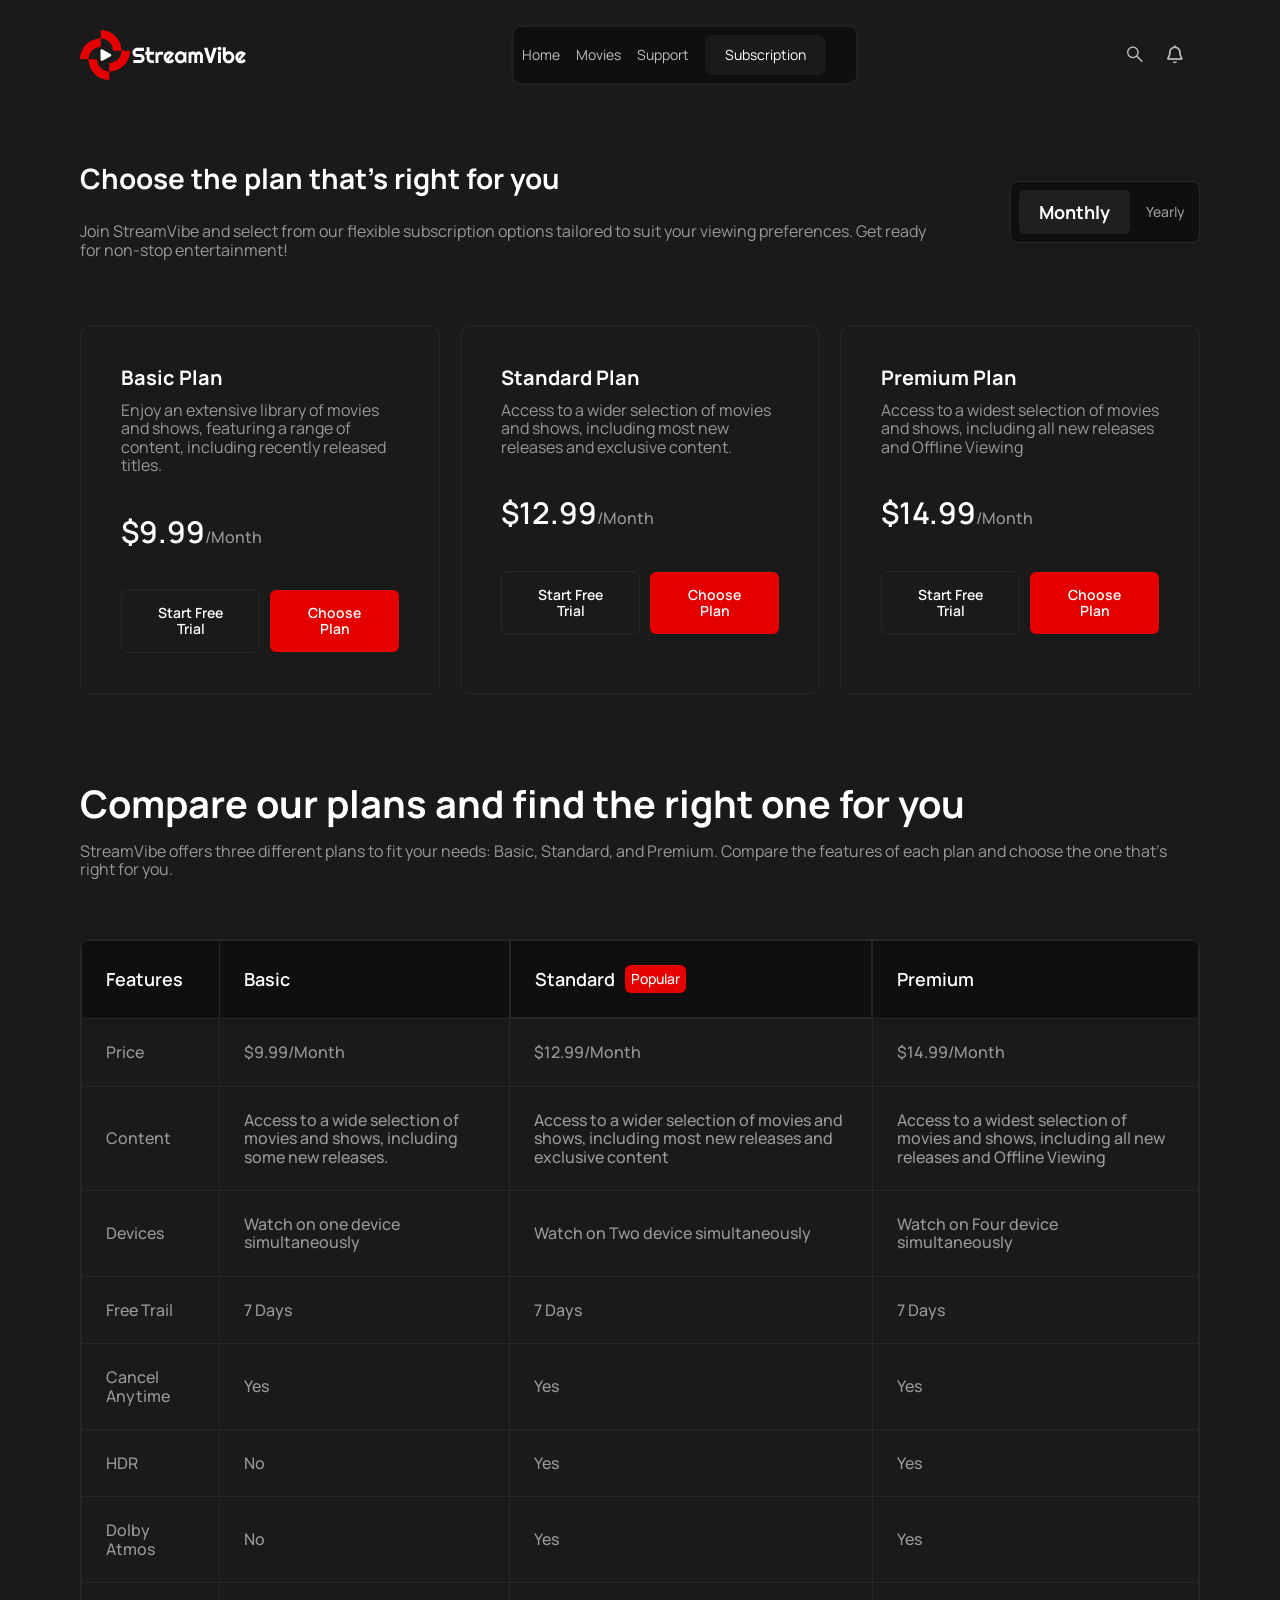
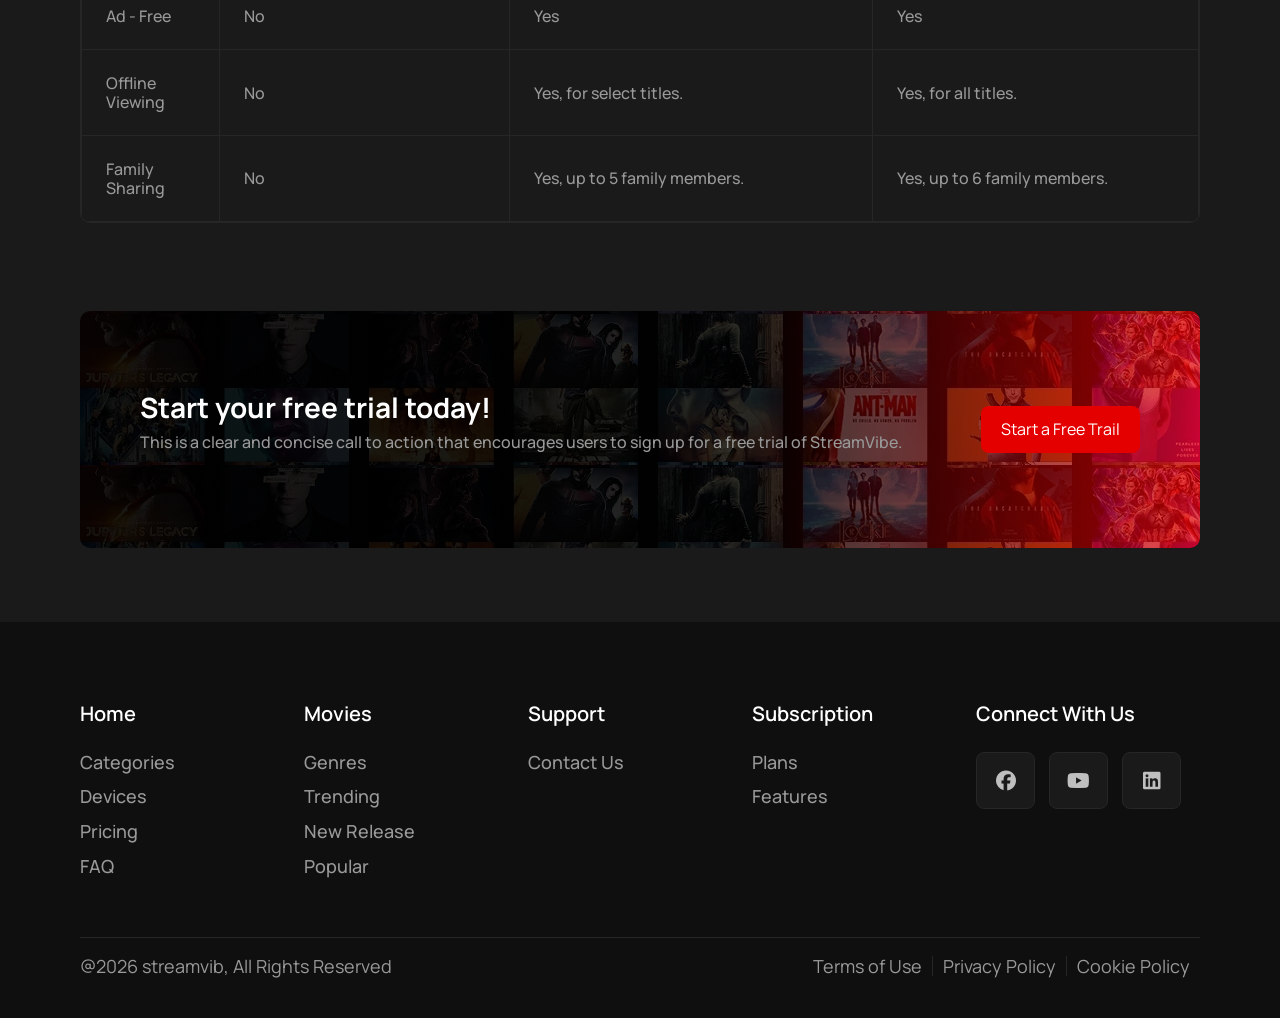
<file: subscription.html>
<!DOCTYPE html>
<html lang="en">

<head>
  <meta charset="UTF-8">
  <meta name="viewport" content="width=device-width, initial-scale=1.0">
  <title>Movies App</title>

  <!-- CSS Style Files And Formatter Files -->
  <link rel="stylesheet" href="CSS/main.css">
  <link rel="stylesheet" href="CSS/subscription.css">
  <link rel="stylesheet" href="CSS/all.min.css">
  <link rel="stylesheet" href="CSS/normalize.css">

  <!-- Google Font Link -->
  <link rel="preconnect" href="https://fonts.googleapis.com">
  <link rel="preconnect" href="https://fonts.gstatic.com" crossorigin>
  <link href="https://fonts.googleapis.com/css2?family=Manrope:wght@200..800&display=swap" rel="stylesheet">
</head>

<body>

  <!-- Start Header And Navbar -->
  <header class="main-header">
    <div class="container">
      <nav class="nav-container">
        <img src="images/Logo.svg" alt="logo">
        <ul>
          <li><a href="index.html">Home</a></li>
          <li><a href="movies.html">Movies</a></li>
          <li><a href="support.html">Support</a></li>
          <li><a class="active" href="subscription.html">Subscription</a></li>
        </ul>
        <div class="nav-icons">
          <i class="search fa-brands fa-sistrix "></i>
          <i class="notif fa-regular fa-bell "></i>
        </div>
        <div class="burger-menue">
          <span></span>
          <span></span>
          <span></span>
        </div>
      </nav>
    </div>
  </header>
  <!-- End Header And Navbar -->

  <!-- Start Pricing Section -->
  <section class="pricing" id="plans">
    <div class="container">
      <div class="pricing-header">
        <div class="pricing-text">
          <h3>Choose the plan that's right for you</h3>
          <p>Join StreamVibe and select from our flexible subscription options tailored to suit your viewing
            preferences. Get ready
            for non-stop entertainment!
          </p>
        </div>
        <div class="plan-duration">
          <button type="button" class="duration-btn active">Monthly</button>
          <button type="button" class="duration-btn">Yearly</button>
        </div>
      </div>
      <div class="plans">
        <div class="plan-card">
          <h4>Basic Plan</h4>
          <p>Enjoy an extensive library of movies and shows, featuring a range of content, including recently released
            titles.</p>
          <div class="price">$9.99<span>/Month</span></div>
          <div class="subscribe-actions">
            <button type="button" class="free-btn">Start Free Trial</button>
            <button type="button" class="buy-btn">Choose Plan</button>
          </div>
        </div>
        <div class="plan-card">
          <h4>Standard Plan</h4>
          <p>Access to a wider selection of movies and shows, including most new releases and exclusive content.</p>
          <div class="price">$12.99<span>/Month</span></div>
          <div class="subscribe-actions">
            <button type="button" class="free-btn">Start Free Trial</button>
            <button type="button" class="buy-btn">Choose Plan</button>
          </div>
        </div>
        <div class="plan-card">
          <h4>Premium Plan</h4>
          <p>Access to a widest selection of movies and shows, including all new releases and Offline Viewing</p>
          <div class="price">$14.99<span>/Month</span></div>
          <div class="subscribe-actions">
            <button type="button" class="free-btn">Start Free Trial</button>
            <button type="button" class="buy-btn">Choose Plan</button>
          </div>
        </div>
      </div>
    </div>
  </section>
  <!-- End Pricing Section -->

  <!-- Start Feature Plan Section -->
  <section class="features" id="features">
    <div class="container">
      <div class="info">
        <h2>Compare our plans and find the right one for you</h2>
        <p>StreamVibe offers three different plans to fit your needs: Basic, Standard, and Premium. Compare the features
          of each
          plan and choose the one that's right for you.</p>
      </div>
      <div class="table-wrapper">
        <table>
          <thead>
            <tr>
              <th>Features</th>
              <th>Basic</th>
              <th class="popular">Standard <span>Popular</span></th>
              <th>Premium</th>
            </tr>
          </thead>
          <tbody>
            <tr>
              <td>Price</td>
              <td>$9.99/Month</td>
              <td>$12.99/Month</td>
              <td>$14.99/Month</td>
            </tr>
            <tr>
              <td>Content</td>
              <td>Access to a wide selection of movies and shows, including some new releases.</td>
              <td>Access to a wider selection of movies and shows, including most new releases and exclusive content
              </td>
              <td>Access to a widest selection of movies and shows, including all new releases and Offline Viewing</td>
            </tr>
            <tr>
              <td>Devices</td>
              <td>Watch on one device simultaneously</td>
              <td>Watch on Two device simultaneously</td>
              <td>Watch on Four device simultaneously</td>
            </tr>
            <tr>
              <td>Free Trail</td>
              <td>7 Days</td>
              <td>7 Days</td>
              <td>7 Days</td>
            </tr>
            <tr>
              <td>Cancel Anytime</td>
              <td>Yes</td>
              <td>Yes</td>
              <td>Yes</td>
            </tr>
            <tr>
              <td>HDR</td>
              <td>No</td>
              <td>Yes</td>
              <td>Yes</td>
            </tr>
            <tr>
              <td>Dolby Atmos</td>
              <td>No</td>
              <td>Yes</td>
              <td>Yes</td>
            </tr>
            <tr>
              <td>Ad - Free</td>
              <td>No</td>
              <td>Yes</td>
              <td>Yes</td>
            </tr>
            <tr>
              <td>Offline Viewing</td>
              <td>No</td>
              <td>Yes, for select titles.</td>
              <td>Yes, for all titles.</td>
            </tr>
            <tr>
              <td>Family Sharing</td>
              <td>No</td>
              <td>Yes, up to 5 family members.</td>
              <td>Yes, up to 6 family members.</td>
            </tr>
          </tbody>
        </table>
      </div>
    </div>
  </section>
  <!-- End Feature Plan Section -->

  <!-- Start Call To Action Section -->
  <section class="cta">
    <div class="container">
      <div class="box">
        <div class="cta-info">
          <h3>Start your free trial today!</h3>
          <p>This is a clear and concise call to action that encourages users to sign up for a free trial of StreamVibe.
          </p>
        </div>
        <button type="button" class="free-plan-btn">Start a Free Trail</button>
      </div>
    </div>
  </section>
  <!-- End Call To Action Section -->

  <!-- Start Footer Section -->
  <footer class="footer">
    <div class="container">
      <div class="bages-box">
        <div class="bage-box">
          <h4>Home</h4>
          <ul>
            <li><a href="index.html#categories">Categories</a></li>
            <li><a href="index.html#devices">Devices</a></li>
            <li><a href="index.html#pricing">Pricing</a></li>
            <li><a href="index.html#question">FAQ</a></li>
          </ul>
        </div>
        <div class="bage-box">
          <h4>Movies</h4>
          <ul>
            <li><a href="movies.html#genres">Genres</a></li>
            <li><a href="movies.html#trending">Trending</a></li>
            <li><a href="movies.html#release">New Release</a></li>
            <li><a href="movies.html#populer">Popular</a></li>
          </ul>
        </div>
        <div class="bage-box">
          <h4>Support</h4>
          <ul>
            <li><a href="support.html#contact">Contact Us</a></li>
          </ul>
        </div>
        <div class="bage-box">
          <h4>Subscription</h4>
          <ul>
            <li><a href="subscription.html#plans">Plans</a></li>
            <li><a href="subscription.html#features">Features</a></li>
          </ul>
        </div>
        <div class="bage-box">
          <h4>Connect With Us</h4>
          <div class="connect">
            <div class="icon">
              <a href="#"><i class="fa-brands fa-facebook"></i></a>
            </div>
            <div class="icon">
              <a href="#"><i class="fa-brands fa-youtube"></i></a>
            </div>
            <div class="icon">
              <a href="#"><i class="fa-brands fa-linkedin"></i></a>
            </div>
          </div>
        </div>
      </div>
      <div class="reserved">
        <p>@2026 streamvib, All Rights Reserved</p>
        <div class="text">
          <p>Terms of Use</p>
          <p>Privacy Policy</p>
          <p>Cookie Policy</p>
        </div>
      </div>
    </div>
  </footer>
  <!-- End Footer Section -->

  <!-- Start Popup Search -->
  <section class="popup">
    <div class="search-popup">
      <div class="search-content">
        <input type="text" placeholder="Search for a movie...">
        <div class="icon">
          <i class="fa-solid fa-xmark"></i>
        </div>
      </div>
      <div class="search-results">
      </div>
    </div>
  </section>
  <!-- End Popup Search -->

  <!-- script files -->
  <script src="javaScript/api.js"></script>
  <script src="javaScript/main.js"></script>
</body>

</html>
</file>
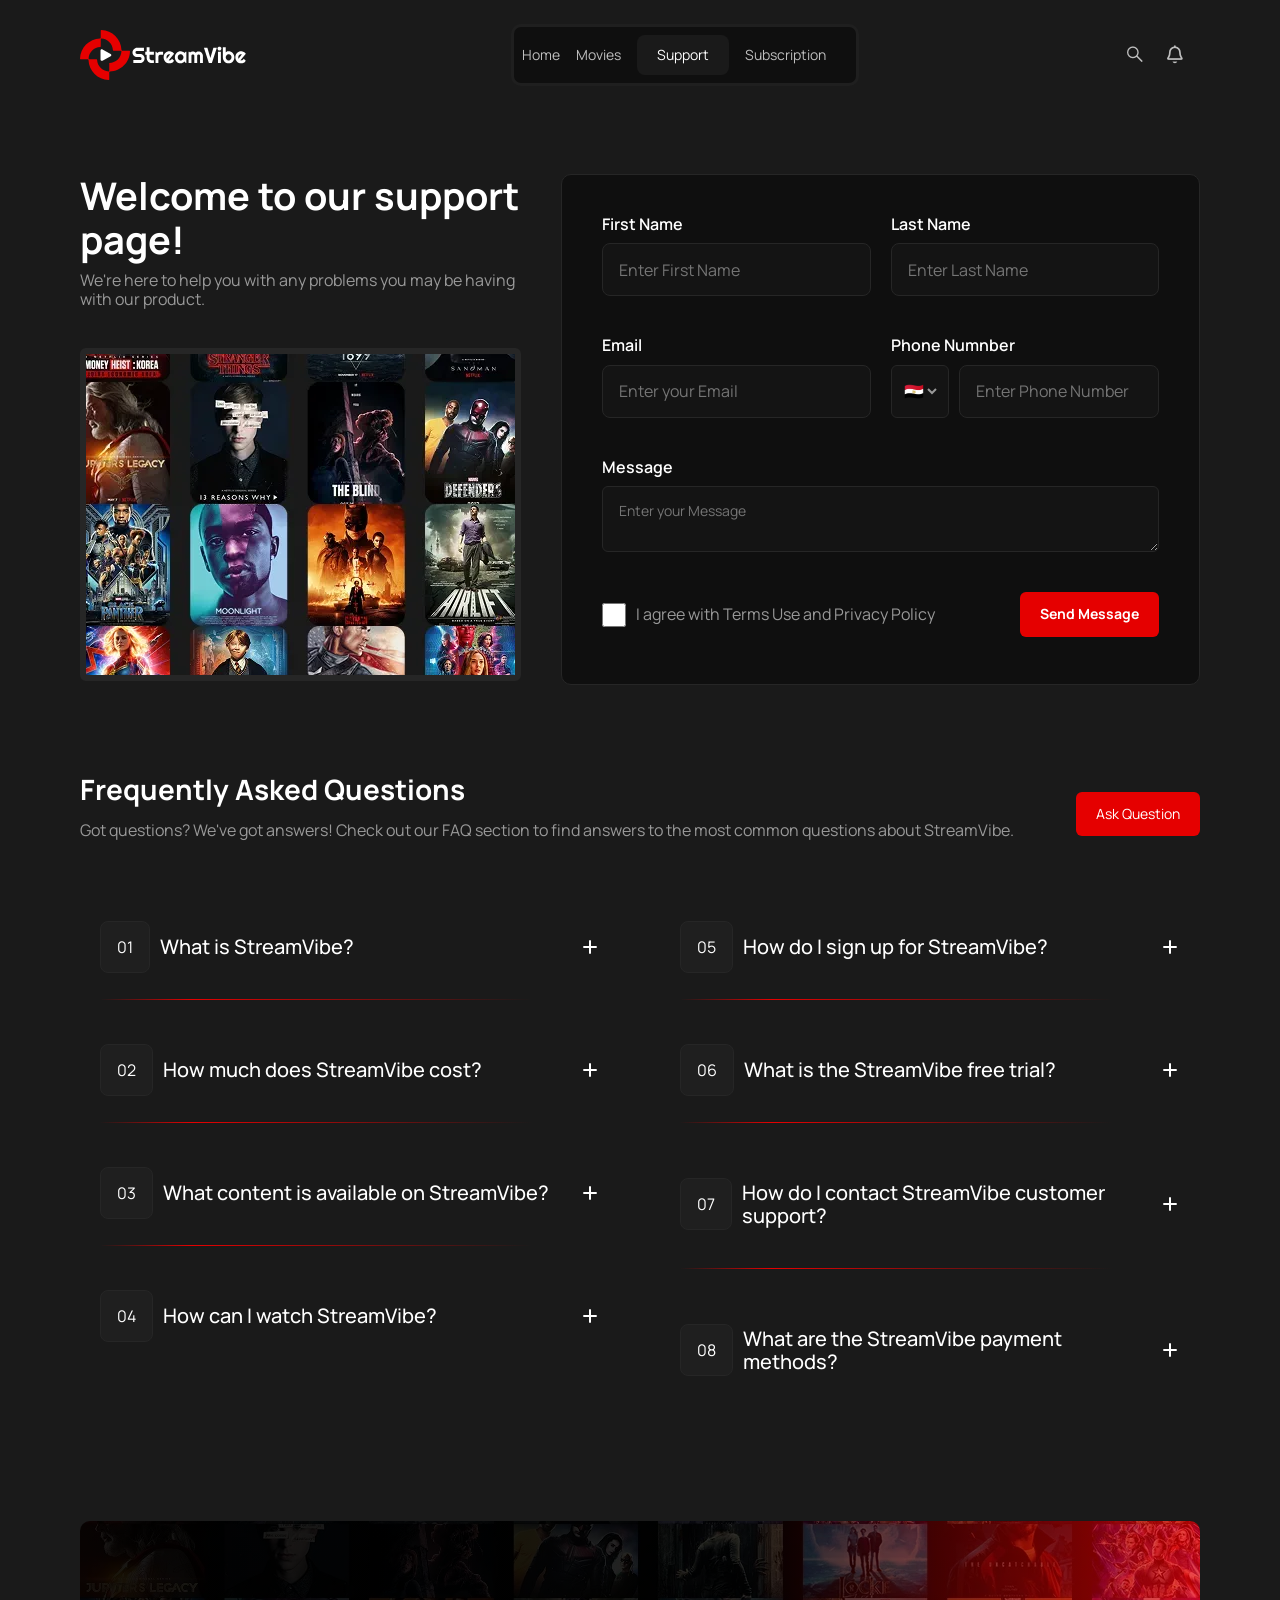
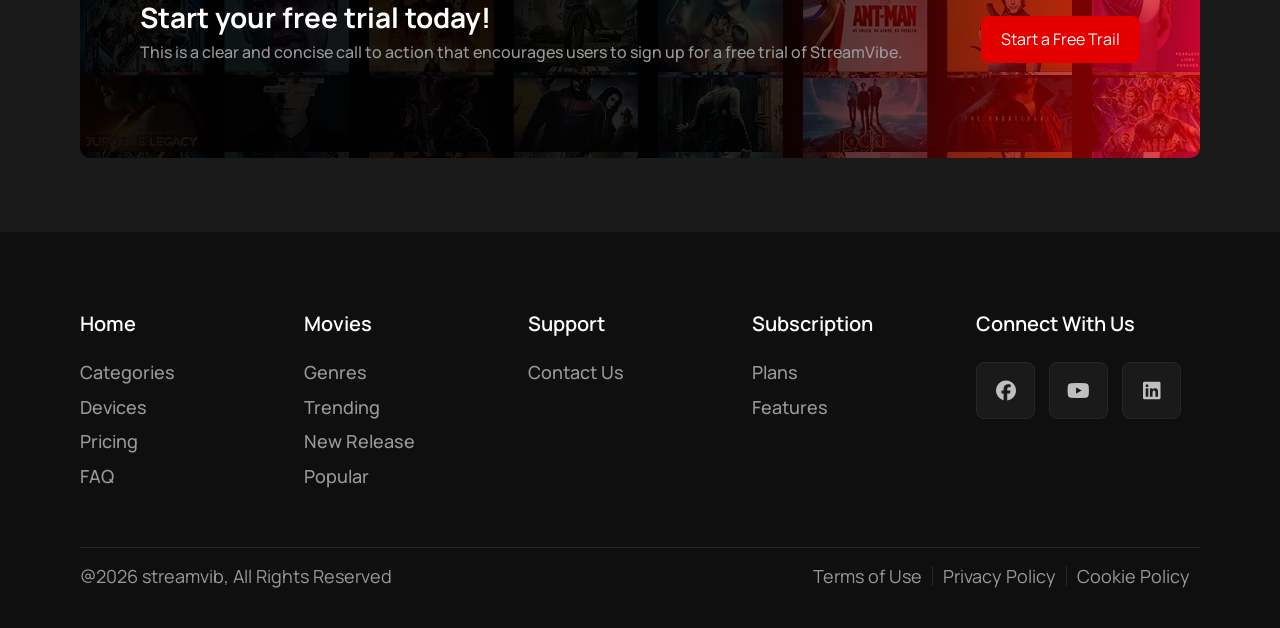
<file: support.html>
<!DOCTYPE html>
<html lang="en">

<head>
  <meta charset="UTF-8">
  <meta name="viewport" content="width=device-width, initial-scale=1.0">
  <title>Movies App</title>
  <!-- Style Files -->
  <link rel="stylesheet" href="CSS/all.min.css">
  <link rel="stylesheet" href="CSS/normalize.css">
  <link rel="stylesheet" href="CSS/main.css">
  <link rel="stylesheet" href="CSS/support.css">
  <!-- Google Font Links -->
  <link rel="preconnect" href="https://fonts.googleapis.com">
  <link rel="preconnect" href="https://fonts.gstatic.com" crossorigin>
  <link href="https://fonts.googleapis.com/css2?family=Manrope:wght@200..800&display=swap" rel="stylesheet">
</head>

<body>
  <!-- Start Header And Navbar -->
  <header class="main-header">
    <div class="container">
      <nav class="nav-container">
        <img src="images/Logo.svg" alt="logo">
        <ul>
          <li><a href="index.html">Home</a></li>
          <li><a href="movies.html">Movies</a></li>
          <li><a class="active" href="support.html">Support</a></li>
          <li><a href="subscription.html">Subscription</a></li>
        </ul>
        <div class="nav-icons">
          <i class="search fa-brands fa-sistrix "></i>
          <i class="notif fa-regular fa-bell "></i>
        </div>
        <div class="burger-menue">
          <span></span>
          <span></span>
          <span></span>
        </div>
      </nav>
    </div>
  </header>
  <!-- End Header And Navbar -->

  <!-- Start Support Section -->
  <section class="support" id="contact">
    <div class="container">
      <div class="content">
        <div class="info">
          <h2>Welcome to our support page!</h2>
          <p>We're here to help you with any problems you may be having with our product.</p>
          <img src="images/support.webp" alt="support Image">
        </div>
        <form class="form">
          <div class="box">
            <div class="input-box">
              <label for="firstName">First Name</label>
              <input type="text" placeholder="Enter First Name" id="firstName">
            </div>
            <div class="input-box">
              <label for="lastName">Last Name</label>
              <input type="text" placeholder="Enter Last Name" id="lastName">
            </div>
          </div>
          <div class="box">
            <div class="input-box">
              <label for="email">Email</label>
              <input type="email" name="mail" id="email" placeholder="Enter your Email" required>
            </div>
            <div class="input-box">
              <label for="phone">Phone Numnber</label>
              <div class="field">
                <div class="selection">
                  <select>
                    <option value="+20">🇪🇬</option>
                    <option value="+1">🇺🇸</option>
                    <option value="+44">🇬🇧</option>
                    <option value="+49">🇩🇪</option>
                  </select>
                </div>
                <input type="tel" placeholder="Enter Phone Number" required name="phon" id="phone">
              </div>
            </div>
          </div>
          <div class="box">
            <div class="input-box">
              <label for="message">Message</label>
              <textarea name="message" id="message" placeholder="Enter your Message"></textarea>
            </div>
          </div>
          <div class="box">
            <div class="input">
              <input type="checkbox" id="terms">
              <label for="terms" class="privacy">I agree with Terms Use and Privacy Policy</label>
            </div>
            <button type="submit" class="submit-btn">Send Message</button>
          </div>
        </form>
      </div>
    </div>
  </section>
  <!-- End Support Section -->

  <!-- Start Frequently Asked Questions -->
  <section class="questions" id="question">
    <div class="container">
      <div class="title">
        <div class="info">
          <h3>Frequently Asked Questions</h3>
          <p>Got questions? We've got answers! Check out our FAQ section to find answers to the most common questions
            about
            StreamVibe.
          </p>
        </div>
        <a href="support.html" class="ask-btn">Ask Question</a>
      </div>
      <div class="content">
        <div class="card-box active">
          <!-- Question 01 -->
          <div class="question-item">
            <div class="question-header">
              <div class="question">
                <span>01</span>
                <h3>What is StreamVibe?</h3>
              </div>
              <div class="show-ansower">
                <i class="fa-solid fa-plus plus-icon"></i>
                <i class="fa-solid fa-minus minus-icon"></i>
              </div>
            </div>
            <div class="question-answer">
              <p>StreamVibe is a streaming service that allows you to watch movies and shows on demand.</p>
            </div>
          </div>
          <!-- Question 02 -->
          <div class="question-item">
            <div class="question-header">
              <div class="question">
                <span>02</span>
                <h3>How much does StreamVibe cost?</h3>
              </div>
              <div class="show-ansower">
                <i class="fa-solid fa-plus plus-icon"></i>
                <i class="fa-solid fa-minus minus-icon"></i>
              </div>
            </div>
            <div class="question-answer">
              <p>StreamVibe is a streaming service that allows you to watch movies and shows on demand.</p>
            </div>
          </div>
          <!-- Question 03 -->
          <div class="question-item">
            <div class="question-header">
              <div class="question">
                <span>03</span>
                <h3>What content is available on StreamVibe?</h3>
              </div>
              <div class="show-ansower">
                <i class="fa-solid fa-plus plus-icon"></i>
                <i class="fa-solid fa-minus minus-icon"></i>
              </div>
            </div>
            <div class="question-answer">
              <p>StreamVibe is a streaming service that allows you to watch movies and shows on demand.</p>
            </div>
          </div>
          <!-- Question 04 -->
          <div class="question-item">
            <div class="question-header">
              <div class="question">
                <span>04</span>
                <h3>How can I watch StreamVibe?</h3>
              </div>
              <div class="show-ansower">
                <i class="fa-solid fa-plus plus-icon"></i>
                <i class="fa-solid fa-minus minus-icon"></i>
              </div>
            </div>
            <div class="question-answer">
              <p>StreamVibe is a streaming service that allows you to watch movies and shows on demand.</p>
            </div>
          </div>
        </div>
        <div class="card-box">
          <!-- Question 05 -->
          <div class="question-item">
            <div class="question-header">
              <div class="question">
                <span>05</span>
                <h3>How do I sign up for StreamVibe?</h3>
              </div>
              <div class="show-ansower">
                <i class="fa-solid fa-plus plus-icon"></i>
                <i class="fa-solid fa-minus minus-icon"></i>
              </div>
            </div>
            <div class="question-answer">
              <p>StreamVibe is a streaming service that allows you to watch movies and shows on demand.</p>
            </div>
          </div>
          <!-- Question 06 -->
          <div class="question-item">
            <div class="question-header">
              <div class="question">
                <span>06</span>
                <h3>What is the StreamVibe free trial?</h3>
              </div>
              <div class="show-ansower">
                <i class="fa-solid fa-plus plus-icon"></i>
                <i class="fa-solid fa-minus minus-icon"></i>
              </div>
            </div>
            <div class="question-answer">
              <p>StreamVibe is a streaming service that allows you to watch movies and shows on demand.</p>
            </div>
          </div>
          <!-- Question 07 -->
          <div class="question-item">
            <div class="question-header">
              <div class="question">
                <span>07</span>
                <h3>How do I contact StreamVibe customer support?</h3>
              </div>
              <div class="show-ansower">
                <i class="fa-solid fa-plus plus-icon"></i>
                <i class="fa-solid fa-minus minus-icon"></i>
              </div>
            </div>
            <div class="question-answer">
              <p>StreamVibe is a streaming service that allows you to watch movies and shows on demand.</p>
            </div>
          </div>
          <!-- Question 08 -->
          <div class="question-item">
            <div class="question-header">
              <div class="question">
                <span>08</span>
                <h3>What are the StreamVibe payment methods?</h3>
              </div>
              <div class="show-ansower">
                <i class="fa-solid fa-plus plus-icon"></i>
                <i class="fa-solid fa-minus minus-icon"></i>
              </div>
            </div>
            <div class="question-answer">
              <p>StreamVibe is a streaming service that allows you to watch movies and shows on demand.</p>
            </div>
          </div>
        </div>
      </div>
    </div>
  </section>
  <!-- End Frequently Asked Questions -->

  <!-- Start Call To Action Section -->
  <section class="cta">
    <div class="container">
      <div class="box">
        <div class="cta-info">
          <h3>Start your free trial today!</h3>
          <p>This is a clear and concise call to action that encourages users to sign up for a free trial of StreamVibe.
          </p>
        </div>
        <button type="button" class="free-plan-btn">Start a Free Trail</button>
      </div>
    </div>
  </section>
  <!-- End Call To Action Section -->

  <!-- Start Footer Section -->
  <footer class="footer">
    <div class="container">
      <div class="bages-box">
        <div class="bage-box">
          <h4>Home</h4>
          <ul>
            <li><a href="index.html#categories">Categories</a></li>
            <li><a href="index.html#devices">Devices</a></li>
            <li><a href="index.html#pricing">Pricing</a></li>
            <li><a href="index.html#question">FAQ</a></li>
          </ul>
        </div>
        <div class="bage-box">
          <h4>Movies</h4>
          <ul>
            <li><a href="movies.html#genres">Genres</a></li>
            <li><a href="movies.html#trending">Trending</a></li>
            <li><a href="movies.html#release">New Release</a></li>
            <li><a href="movies.html#populer">Popular</a></li>
          </ul>
        </div>
        <div class="bage-box">
          <h4>Support</h4>
          <ul>
            <li><a href="support.html#contact">Contact Us</a></li>
          </ul>
        </div>
        <div class="bage-box">
          <h4>Subscription</h4>
          <ul>
            <li><a href="subscription.html#plans">Plans</a></li>
            <li><a href="subscription.html#features">Features</a></li>
          </ul>
        </div>
        <div class="bage-box">
          <h4>Connect With Us</h4>
          <div class="connect">
            <div class="icon">
              <a href="#"><i class="fa-brands fa-facebook"></i></a>
            </div>
            <div class="icon">
              <a href="#"><i class="fa-brands fa-youtube"></i></a>
            </div>
            <div class="icon">
              <a href="#"><i class="fa-brands fa-linkedin"></i></a>
            </div>
          </div>
        </div>
      </div>
      <div class="reserved">
        <p>@2026 streamvib, All Rights Reserved</p>
        <div class="text">
          <p>Terms of Use</p>
          <p>Privacy Policy</p>
          <p>Cookie Policy</p>
        </div>
      </div>
    </div>
  </footer>
  <!-- End Footer Section -->

  <!-- Start Popup Search -->
  <section class="popup">
    <div class="search-popup">
      <div class="search-content">
        <input type="text" placeholder="Search for a movie...">
        <div class="icon">
          <i class="fa-solid fa-xmark"></i>
        </div>
      </div>
      <div class="search-results">
      </div>
    </div>
  </section>
  <!-- End Popup Search -->

  <!-- script files -->
  <script src="javaScript/api.js"></script>
  <script src="javaScript/main.js"></script>
</body>

</html>
</file>
<file: CSS/main.css>
/* Start General Styels */
* {
  box-sizing: border-box;
  -webkit-box-sizing: border-box;
  -moz-box-sizing: border-box;

}

:root {
  --main-color: #0F0F0F;
  --section-color: #1A1A1A;
  --icon-color: #BFBFBF;
  --header-color: #FFFFFF;
  --paragraph-color: #999999;
  --button-color: #E50000;
  --button-hover-color: #FF0000;
  --card-color: #1A1A1A;
  --border-color: #262626;
  --padding-left: 15px;
  --padding-right: 15px;
}

html {
  scroll-behavior: smooth;
}

body {
  font-family: "Manrope", sans-serif;
  background-color: #141414;
}


ul {
  list-style: none;
  margin: 0;
  padding: 0;
}

a {
  text-decoration: none;
}


.container {
  max-width: 1440px;
  width: 100%;
  margin: 0 auto;
  padding: 24px 80px;
  background-color: var(--section-color);
}

@media (max-width: 991px) {
  .container {
    padding: 10px;
  }
}

/* End General Styels */

/* Start Hero Section*/
.main-header .nav-container {
  display: flex;
  justify-content: space-between;
  align-items: center;
  position: relative;
}

@media (max-width:991px) {
  .main-header .nav-container {
    padding: 40px 16px 14px 16px;
  }
}

.main-header .nav-container ul {
  display: flex;
  padding: 8px 30px 8px 8px;
  align-items: center;
  gap: 16px;
  background-color: var(--main-color);
  border: 3px solid #1F1F1F;
  border-radius: 10px;
}

.main-header .nav-container li {
  font-size: 14px;
  color: var(--icon-color);
}

.main-header .nav-container a {
  color: var(--icon-color);
}

.main-header .nav-container a.active {
  background-color: #1A1A1A;
  border-radius: 8px;
  padding: 12px 20px;
  color: var(--header-color);
  width: 100%;
  display: block;
}

.main-header .nav-container .nav-icons i {
  font-size: 18px;
  margin-right: 14px;
  color: var(--icon-color);
  cursor: pointer;
  transition: opacity 0.3s;
}

.main-header .nav-container .nav-icons i:hover {
  opacity: 0.5;
}

@media (max-width:991px) {
  .main-header .nav-container ul {
    display: none;
    flex-direction: column;
    transform: translateY(-25px);
    pointer-events: none;
    transition: 0.3s;
  }

  .main-header .nav-container .nav-icons i {
    display: none;
  }

  .main-header .nav-container ul.active {
    display: block;
    transform: translateY(0);
    pointer-events: auto;
    padding: 0;
    text-align: center;
    position: absolute;
    top: 100%;
    right: 0;
    width: 100%;
    z-index: 1;
  }

  .main-header .nav-container ul.active li {
    padding: 20px;
    width: 100%;
  }
}

.main-header .nav-container ul.active li:not(:last-child) {
  border-bottom: 1px solid #777;
}

.main-header .nav-container .burger-menue {
  width: 48px;
  height: 48px;
  background-color: var(--card-color);
  padding: 12px;
  flex-wrap: wrap;
  border-radius: 5px;
  display: none;
  cursor: pointer;
  z-index: 2;
}

.main-header .nav-container .burger-menue span {
  height: 2px;
  background-color: var(--header-color);
  transition: 0.3s;
  width: 100%;
}

.main-header .nav-container .burger-menue.clicked {
  position: absolute;
  right: 10px;
}

.main-header .nav-container .burger-menue.clicked span:nth-child(1) {
  transform: translateY(9px) rotate(45deg);
}

.main-header .nav-container .burger-menue.clicked span:nth-child(2) {
  opacity: 0;
}

.main-header .nav-container .burger-menue.clicked span:nth-child(3) {
  transform: translateY(-7px) rotate(-45deg);
}

@media (max-width: 991px) {
  .main-header .nav-container .burger-menue {
    display: flex;
  }
}

.main-header .abstract {
  width: 100%;
  height: auto;
  display: flex;
  justify-content: center;
  align-items: center;
  margin: 50px 0;
}

@media (max-width: 991px) {
  .main-header .abstract img {
    width: 200px;
    height: 200px;
  }
}

.main-header .info {
  display: flex;
  align-items: center;
  justify-content: center;
  flex-direction: column;
}

.main-header .info h2 {
  font-weight: bold;
  font-size: 48px;
  color: var(--header-color);
  text-align: center;
  margin-bottom: 0;
}

.main-header .info p {
  font-size: 14px;
  color: var(--paragraph-color);
  max-width: 100%;
  width: 900px;
  margin: 20px;
  text-align: center;
  padding: 0 10px;
}

@media (max-width: 991px) {
  .main-header .info h2 {
    font-size: 28px;
  }
}

.main-header .hero-btn {
  color: var(--header-color);
  background-color: var(--button-color);
  border: none;
  border-radius: 8px;
  padding: 14px 24px;
  cursor: pointer;
  transition: 0.3s;
  font-size: 14px;
  margin-bottom: 20px;
}

.main-header .hero-btn:hover {
  background-color: var(--button-hover-color);
  transform: translateY(-2px);
}

.main-header .hero-btn i {
  margin-right: 4px;
}

/* End Hero Section*/

/* Start Category */

.category {
  position: relative;
}

.category-header {
  display: flex;
  justify-content: space-between;
  align-items: center;
  margin-top: 40px;
}

.category-header .text {
  max-width: 995px;
}

.category-header .text h3 {
  color: var(--header-color);
  font-size: 28px;
  font-weight: bold;
}

.category-header .text p {
  color: var(--paragraph-color);
}

@media (max-width: 991px) {
  .category-header .text h3 {
    font-size: 24px;
    margin-bottom: 0;
    margin-left: 10px;
  }

  .category-header .text p {
    display: none;
  }
}

.slider-controls {
  display: flex;
  justify-content: space-between;
  align-items: center;
  padding: 12px;
  background-color: var(--main-color);
  border-radius: 10px;
  border: 1px solid var(--border-color);
}

@media (max-width: 767px) {
  .slider-controls {
    display: none;
  }
}

.slider-controls .slider-btn {
  border-radius: 6px;
  background-color: var(--card-color);
  color: var(--header-color);
  padding: 10px;
  border: none;
  cursor: pointer;
}

.slider-controls .slider-bullets {
  display: flex;
  padding: 12px;
  gap: 2px;
}



.slider-controls .slider-bullets span {
  width: 18px;
  height: 4px;
  background-color: #333333;
  display: inline-block;
  border-radius: 5px;
}

.slider-controls .slider-bullets span.active {
  background-color: var(--button-color);
}

.box {
  overflow: visible;
}

.slides {
  display: flex;
  width: 100%;
  gap: 20px;
  align-items: center;
  margin-top: 30px;
  overflow-x: auto;
  overflow-y: hidden;
  scrollbar-width: none;
  padding-top: 10px;
  margin-top: 10px;
}

.slides::-webkit-scrollbar {
  display: none;
}


.slides .card {
  padding: 24px;
  flex: 0 0 calc((100% - 80px) / 5);
  background-color: var(--card-color);
  border-radius: 10px;
  border: 1px solid var(--border-color);
  cursor: pointer;
  position: relative;
  transition: transform 0.3s cubic-bezier(0.25, 0.8, 0.25, 1),
    border-color 0.3s ease,
    box-shadow 0.3s ease;
  overflow: hidden;
  isolation: isolate;
}

.slides .card::before {
  content: "";
  position: absolute;
  inset: 0;
  background: linear-gradient(to top,
      rgba(0, 0, 0, 0.85) 0%,
      rgba(0, 0, 0, 0.2) 60%,
      transparent 100%);
  opacity: 0;
  transition: opacity 0.3s ease;
  z-index: 1;
}

.slides .card:hover {
  transform: translateY(-8px);
  border-color: var(--button-color);
  box-shadow: 0 10px 20px rgba(229, 0, 0, 0.15);
  z-index: 10;
}

.slides .card:hover::before {
  opacity: 1;
}

.slides .card .info,
.slides .card .image {
  position: relative;
  z-index: 2;
}

.slides .card .image img {
  width: 100%;
  height: 100%;
  display: block;
  border-radius: 8px;
  transition: 0.3s;
}


@media (max-width: 767px) {
  .slides {
    display: flex;
    gap: 16px;
    overflow-x: auto;
    overflow-y: hidden;
    scrollbar-width: none;
    -webkit-overflow-scrolling: touch;
  }

  .slides::-webkit-scrollbar {
    display: none;
  }

  .slides .card {
    flex: 0 0 42%;
    padding: 12px;
  }
}

.slides .card .info {
  display: flex;
  justify-content: space-between;
  align-items: center;
  color: var(--header-color);
  margin-top: 10px;
}

.category .slides .card .info p {
  margin: 0;
}

.category .slides .card .info i {
  cursor: pointer;
  transition: 0.3s;
}

.category .slides .card .info i:hover {
  color: var(--icon-color);
}

.scroll-phon {
  width: 90px;
  height: 5px;
  background-color: #333333;
  margin: 10px auto;
  border-radius: 20px;
  display: none;
  position: relative;
}

.scroll-phon span {
  width: 25px;
  height: 100%;
  background-color: var(--button-color);
  border-radius: 20px;
  position: absolute;
}

@media (max-width:767px) {
  .scroll-phon {
    display: block;
  }
}

/* End Category */

/* Start Supported Devices */
.devices .container h3 {
  margin-top: 40px;
  font-size: 28px;
  font-weight: bold;
  color: var(--header-color);
}

.devices .container p {
  color: var(--paragraph-color);
}

.devices .container .devices-container {
  display: grid;
  grid-template-columns: repeat(auto-fit, minmax(340px, 1fr));
  gap: 30px;
  margin-top: 40px;
}

.devices .container .devices-container .device {
  background: linear-gradient(200deg, rgb(229 0 0 / 15%) 0%, #0F0F0F 30%);
  border-radius: 10px;
  padding: 40px;
  border: 2px solid var(--border-color);
}

.devices .container .devices-container .device .show {
  display: flex;
  align-items: center;
  gap: 20px;
}

.devices .container .devices-container .device .show .icon {
  padding: 12px;
  background-color: var(--section-color);
  border-radius: 10px;
  border: 1px solid #1f1f1f;
}

.devices .container .devices-container .device .show i {
  font-size: 20px;
  color: var(--button-color);
}

.devices .container .devices-container .device h4 {
  font-size: 20px;
  font-weight: 600;
  color: var(--header-color);
}

/* End Supported Devices */

/* Start Frequently Asked Questions */
.questions .container .title {
  margin-top: 40px;
  display: flex;
  justify-content: space-between;
  align-items: center;
}

@media (max-width: 991px) {
  .questions .container .title {
    flex-direction: column;
    align-items: flex-start;
  }
}

.questions .container .title .info h3 {
  font-size: 28px;
  font-weight: bold;
  color: var(--header-color);
  margin: 0;
}

.questions .container .title .info p {
  color: var(--paragraph-color);
}

.questions .container .title .ask-btn {
  padding: 14px 20px;
  border-radius: 6px;
  background-color: var(--button-color);
  color: var(--header-color);
  font-size: 14px;
  border: none;
  cursor: pointer;
  transition: 0.3s;
}

.questions .container .title .ask-btn:hover {
  background-color: var(--button-hover-color);
  transform: translateY(-2px);
}

.questions .container .content {
  display: grid;
  grid-template-columns: repeat(auto-fit, minmax(350px, 1fr));
  gap: 40px;
  margin-top: 40px;
}

.questions .card-box .question-item {
  padding: 20px;
  margin-bottom: 20px;
  position: relative;
}

@media (max-width: 991px) {
  .questions .card-box .question-item {
    padding: 10px;
  }
}

.questions .card-box .question-item:not(:last-child)::after {
  content: "";
  position: absolute;
  width: 100%;
  height: 1px;
  bottom: -10px;
  background: linear-gradient(to right, #1a1a1a 0%, #E50000 17%, #1A1A1A 80%);
  margin-bottom: 8px;
}

@media (max-width: 991px) {
  .questions .card-box.active .question-item {
    margin-bottom: 0;
  }

  .questions .card-box.active .question-item:nth-child(4):after {
    content: "";
    position: absolute;
    width: 100%;
    height: 1px;
    bottom: -10px;
    background: linear-gradient(to right, #1a1a1a 0%, #E50000 17%, #1A1A1A 80%);
  }
}

.questions .question-item .question-header {
  display: flex;
  justify-content: space-between;
  align-items: center;
}

.questions .question-item .question {
  display: flex;
  align-items: center;
  gap: 10px;
}

.questions .question-item .question span {
  padding: 16px;
  background-color: #1F1F1F;
  border: 1px solid var(--border-color);
  border-radius: 8px;
  color: var(--header-color);
  font-size: 16px;
}

.questions .question-item .question h3 {
  font-size: 20px;
  font-weight: 500;
  color: var(--header-color);
}

.questions .question-item .show-ansower i {
  color: var(--header-color);
  cursor: pointer;
}

@media (max-width: 991px) {
  .questions .question-item .show-ansower i {
    margin-left: 20px;
  }
}


.questions .question-item .show-ansower .minus-icon {
  display: none;
  color: var(--button-color);
}

.questions .question-item .show-ansower.active .plus-icon {
  display: none;
}

.questions .question-item .show-ansower.active .minus-icon {
  display: block;
}

.questions .question-item .question-answer p {
  color: var(--paragraph-color);
  margin: 0 40px;
  display: none;
}

.questions .question-item .question-answer.active p {
  display: block;
}

/* End Frequently Asked Questions */

/* Start Pricing */

.pricing .container .pricing-header {
  display: flex;
  justify-content: space-between;
  align-items: center;
  gap: 80px;
}

@media (max-width: 991px) {
  .pricing .container .pricing-header {
    flex-direction: column;
    align-items: flex-start;
    gap: 0;
  }
}

.pricing .container .pricing-header .pricing-text h3 {
  font-size: 28px;
  font-weight: bold;
  color: var(--header-color);
}

.pricing .container .pricing-header .pricing-text p {
  color: var(--paragraph-color);
}

@media (max-width: 991px) {
  .pricing .container .pricing-header .pricing-text h3 {
    font-size: 24px;
  }

  .pricing .container .pricing-header .pricing-text p {
    font-size: 14px;
  }
}

.pricing .container .pricing-header .plan-duration {
  display: flex;
  padding: 8px;
  border: 1px solid var(--border-color);
  background-color: var(--main-color);
  border-radius: 8px;
  gap: 10px;
  margin-bottom: -15px;
}

.pricing .container .pricing-header .plan-duration .duration-btn {
  font-size: 14px;
  font-weight: 500;
  color: var(--paragraph-color);
  background: none;
  border: none;
  cursor: pointer;
}

.pricing .container .pricing-header .plan-duration .duration-btn.active {
  background-color: #1F1F1F;
  padding: 12px 20px;
  border-radius: 6px;
  color: var(--header-color);
  font-size: 18px;
  font-weight: bold;
}

.pricing .container .plans {
  display: grid;
  grid-template-columns: repeat(auto-fit, minmax(300px, 1fr));
  gap: 20px;
  margin-top: 50px;
}

.pricing .container .plans .plan-card {
  padding: 40px;
  background-color: var(--card-color);
  border: 1px solid var(--border-color);
  border-radius: 10px;
}

@media (max-width: 991px) {
  .pricing .container .plans .plan-card {
    padding: 24px;
  }
}

.pricing .container .plans .plan-card h4 {
  color: var(--header-color);
  font-size: 20px;
  font-weight: bold;
  margin: 0;
}

.pricing .container .plans .plan-card p {
  color: var(--paragraph-color);
  margin-top: 12px;
}

.pricing .container .plans .plan-card .price {
  margin: 40px 0;
  font-size: 30px;
  font-weight: 600;
  color: var(--header-color);
}

.pricing .container .plans .plan-card .price span {
  font-size: 16px;
  color: var(--paragraph-color);
  font-weight: 500;
}

.pricing .container .plans .plan-card .subscribe-actions {
  display: flex;
  align-items: center;
  justify-content: center;
  gap: 10px;
}

.pricing .container .plans .plan-card button {
  padding: 15px 30px;
  border-radius: 6px;
  font-size: 14px;
  font-weight: 600;
  border: none;
  cursor: pointer;
  color: var(--header-color);
  transition: 0.3s;
}

.pricing .container .plans .plan-card button:hover {
  transform: translateY(-4px);
}

.pricing .container .plans .plan-card .free-btn {
  background-color: var(--section-color);
  border: 1px solid var(--border-color);
}
.pricing .container .plans .plan-card .free-btn:hover{
  background-color: var(--border-color);
}
.pricing .container .plans .plan-card .buy-btn:hover{
  background-color: var(--button-hover-color);
}

.pricing .container .plans .plan-card .buy-btn {
  background-color: var(--button-color);

}

@media (max-width: 991px) {
  .pricing .container .plans .plan-card .subscribe-actions {
    flex-direction: column;
  }

  .pricing .container .plans .plan-card button {
    width: 100%;
  }
}

/* End Pricing */

/* Start Call To Action */
.cta .container .box {
  display: flex;
  justify-content: space-between;
  align-items: center;
  margin-top: 40px;
  position: relative;
  padding: 80px 60px;
  overflow: hidden;
  background-image: linear-gradient(to right, rgb(0 0 0 / 90%) 40%, rgb(0 0 0 / 80%) 60%, rgb(229 0 0 / 70%)), url(../images/cta.webp);
  border-radius: 10px;
  margin-bottom: 50px;
}

@media (max-width: 991px) {
  .cta .container .box {
    flex-direction: column;
    padding: 50px 30px;
    text-align: center;
    background-image: linear-gradient(to bottom, rgb(0 0 0 / 90%) 40%, rgb(0 0 0 / 80%) 60%, rgb(229 0 0 / 70%)), url(../images/cta.webp);
  }

  .cta .container .box .cta-info {
    margin-bottom: 30px;
  }
}

.cta .container .box .cta-info h3 {
  font-size: 28px;
  font-weight: bold;
  color: white;
  margin: 0;
}

.cta .container .box .cta-info p {
  color: var(--paragraph-color);
  font-weight: 500;
  margin-top: 10px;
}

.cta .container .box .free-plan-btn {
  padding: 14px 20px;
  gap: 10px;
  border-radius: 8px;
  border: none;
  background-color: var(--button-color);
  color: var(--header-color);
  transition: 0.3s;
  cursor: pointer;
}

.cta .container .box .free-plan-btn:hover {
  background-color: var(--button-hover-color);
  transform: translateY(-2px);
}

/* End Call To Action */

/* Start Footer */
.footer .container {
  padding: 24px 80px;
  background-color: var(--main-color);
}

@media (max-width: 991px) {
  .footer .container {
    padding: 10px;
  }
}

.footer .container .bages-box {
  display: grid;
  grid-template-columns: repeat(auto-fit, minmax(160px, 1fr));
  margin-top: 30px;
  border-bottom: 1px solid var(--border-color);
}

.footer .container .bages-box .bage-box {
  margin-bottom: 60px;
}

@media (max-width: 991px) {
  .footer .container .bages-box .bage-box {
    margin-bottom: 30px;
  }
}

.footer .container .bages-box .bage-box h4 {
  color: var(--header-color);
  font-weight: 600;
  font-size: 20px;
}

.footer .container .bages-box .bage-box ul li:not(:last-child) {
  margin-bottom: 14px;
}

.footer .container .bages-box .bage-box ul li a {
  font-size: 18px;
  font-weight: 500;
  color: var(--paragraph-color);
  display: inline-block;
  transition: 0.3s;
}

.footer .container .bages-box .bage-box ul li a:hover {
  color: var(--button-hover-color);
  transform: translateX(5px);
}

.footer .container .bages-box .bage-box .connect {
  display: flex;
  flex-wrap: wrap;
  gap: 14px;
  align-items: center;
}

.footer .container .bages-box .bage-box .connect .icon {
  padding: 16px;
  background-color: var(--section-color);
  border: 1px solid var(--border-color);
  border-radius: 8px;
  cursor: pointer;
  transition: 0.3s;
}

.footer .container .bages-box .bage-box .connect .icon:hover {
  transform: translateY(-4px) scale(1.1);

}

.footer .container .bages-box .bage-box .connect .icon:nth-child(1):hover {
  background-color: #0013e9;
}

.footer .container .bages-box .bage-box .connect .icon:nth-child(2):hover {
  background-color: #D50000;
}

.footer .container .bages-box .bage-box .connect .icon:nth-child(3):hover {
  background-color: #0013e9;
}

.footer .container .bages-box .bage-box .connect .icon a {
  color: var(--icon-color);
  font-size: 20px;
}

/* .footer .container .bages-box .bage-box .connect .icon i{
  font-size: 20px;
} */

.footer .container .reserved {
  display: flex;
  justify-content: space-between;
  align-items: center;
  font-size: 18px;
  color: var(--paragraph-color);
}

@media (max-width: 991px) {
  .footer .container .reserved {
    flex-direction: column;
  }
}

.footer .container .reserved .text {
  display: flex;
  justify-content: center;
  align-items: center;
}

.footer .container .reserved .text p {
  padding-left: 10px;
  padding-right: 10px;
}

.footer .container .reserved .text p:not(:last-child) {
  border-right: 1px solid var(--border-color);
}

/* End Footer */

/* ========================= */
/*       Search Popup        */
/* ========================= */

.popup {
  position: fixed;
  inset: 0;
  z-index: 1000;
  background-color: rgba(0, 0, 0, 0.75);
  padding: 80px 20px;
  overflow-y: auto;
}

.popup {
  display: none;
}

.popup.active {
  display: block;
}

.search-popup {
  width: min(800px, 100%);
  margin: 0 auto;
  background-color: var(--main-color);
  border: 1px solid var(--border-color);
  border-radius: 10px;
  padding: 30px;
}

/* Search Input */

.search-content {
  width: 100%;
  display: flex;
  justify-content: center;
  align-items: center;
  gap: 10px;
}

.search-content input {
  width: 100%;
  padding: 16px 20px;
  background-color: var(--section-color);
  color: var(--header-color);
  border: 1px solid var(--border-color);
  border-radius: 8px;
  outline: none;
  caret-color: var(--button-color);
  font-size: 16px;
}

.search-content .icon {
  padding: 10px 10px;
  background-color: var(--main-color);
  text-align: center;
  border-radius: 8px;
  border: 1px solid var(--border-color);

  cursor: pointer;
  transition: 0.3s;
}

.search-content i {
  color: var(--paragraph-color);
  font-size: 20px;
}

.search-content .icon:hover {
  border-color: var(--button-color);
}

.search-content input::placeholder {
  color: var(--paragraph-color);
}

.search-content input:focus {
  border-color: var(--button-color);
}


/* Search Results */

.search-results {
  display: grid;
  grid-template-columns: repeat(2, 1fr);
  gap: 20px;
  margin-top: 30px;
}


/* Search Card */

.search-results .search-card {
  display: flex;
  gap: 15px;
  padding: 12px;
  background-color: var(--section-color);
  border: 1px solid var(--border-color);
  border-radius: 8px;
  cursor: pointer;
  transition: 0.3s;
}

.search-results .search-card:hover {
  border-color: var(--button-color);
  transform: translateY(-2px);
}

.search-results .search-card img {
  width: 70px;
  height: 100px;
  object-fit: cover;
  border-radius: 6px;
}

.search-results .search-card h3 {
  margin: 0;
  color: var(--header-color);
  font-size: 15px;
}

.search-results .search-card p {
  margin: 0;
  color: var(--paragraph-color);
  font-size: 13px;
}


/* ========================= */
/*          Mobile           */
/* ========================= */

@media (max-width: 767px) {
  .popup {
    padding: 40px 15px;
  }

  .search-popup {
    padding: 20px;
  }

  .search-results {
    grid-template-columns: 1fr;
  }
}

/* End Popup Search */
</file>
<file: CSS/home.css>
/* Start Hero Section*/
.main-header {
  position: relative;
}

.main-header .container {
  position: relative;
  isolation: isolate;
}

.main-header .container::before {
  content: "";
  position: absolute;
  background-image:
    url(../images/landing.webp);
  background-position: center;
  background-size: cover;
  background-repeat: no-repeat;
  left: 0;
  bottom: 0;
  width: 100%;
  height: 100%;
  z-index: -2;
}

.main-header .container::after {
  content: "";
  position: absolute;
  width: 100%;
  height: 100%;
  top: 0;
  left: 0;
  background: linear-gradient(to bottom,
      rgb(0 0 0 / 100%) 0%,
      rgb(0 0 0 / 50%) 40%,
      rgb(0 0 0 / 64%) 60%,
      rgb(0 0 0 / 90%));
  z-index: -1;
}

/* End Hero Section */
</file>
<file: CSS/genre_details.css>
/* Start Movies Section Style (In Genre Page) */
.main-header .nav-container ul {
  padding: 20px 30px;
}

.vedieos .movies {
  position: relative;
  margin-top: 100px;
  grid-template-columns: repeat(auto-fit, minmax(250px, 1fr));
  gap: 40px;
  border: 1px solid var(--border-color);
  border-radius: 8px;
  padding: 80px 20px;
  text-align: center;
  display: none;
}

.vedieos .movies.active {
  display: grid;
}

.vedieos .movies .title {
  position: absolute;
  left: 100px;
  padding: 17px 20px;
  background-color: #E50000;
  border-radius: 10px;
  top: -30px;
}



.vedieos .movies .title h3 {
  color: var(--header-color);
  font-weight: bold;
  margin: 0;
}

.vedieos .movies .card {
  background-color: var(--card-color);
  padding: 20px;
  border: 1px solid var(--border-color);
  border-radius: 10px;
  cursor: pointer;
}

.vedieos .movies .card img {
  width: 100%;
  display: block;
  border-radius: 8px;
  transition: 0.3s;
}

.vedieos .movies .card .info {
  padding-top: 20px;
  text-align: center;
  color: var(--paragraph-color);
}

.vedieos .movies .card .info h3,
.vedieos .movies .card .info .vote {
  padding: 10px 20px;
  background-color: var(--main-color);
  border-radius: 10px;
  font-size: 14px;
}

.vedieos .movies .card .info .vote {
  display: flex;
  justify-content: space-between;
  align-items: center;
}

.vedieos .movies .card .info .vote i {
  color: var(--button-color);
}

/* End Movies Section Style (In Genre Page) */

/*!========================
/*? Start Details Page 
/*!========================

/* Start Landing Page */
.landing .container .content {
  min-height: 600px;
  background-size: cover;
  background-position: center;
  background-repeat: no-repeat;
  padding: 40px 40px 15px;
  isolation: isolate;
  border-radius: 15px;
  overflow: hidden;
  position: relative;
}

.landing .container .content::before {
  content: "";
  position: absolute;
  width: 100%;
  height: 100%;
  top: 0;
  left: 0;
  z-index: -1;
  background: linear-gradient(to top, rgb(0 0 0 / 100%) 10%, rgb(0 0 0 / 0));
}

.landing .container .box {
  display: flex;
  flex-direction: column;
  align-items: center;
  justify-content: flex-end;
  margin-top: 100px;
  padding: 100px;
  text-align: center;
}

.landing .container h2 {
  font-size: 30px;
  font-weight: bold;
  color: var(--header-color);
}

.landing .container p {
  font-weight: 500;
  color: var(--paragraph-color);
  max-width: 960px;
  margin: 0;
}

@media (max-width: 767px) {
  .landing .container p {
    display: none;
  }
}

.landing .container .actions {
  display: flex;
  align-items: center;
  justify-content: space-between;
  margin-top: 20px;
  gap: 10px;
}

@media (max-width: 767px) {
  .landing .container .actions {
    flex-direction: column;
  }
}

.landing .container .actions .play-btn {
  border-radius: 8px;
  border: none;
  padding: 14px 20px;
  color: var(--header-color);
  background-color: var(--button-color);
  cursor: pointer;
  transition: 0.3s;
  font-size: 14px;
  font-weight: 600;
}

.landing .container .actions .play-btn:hover {
  background-color: var(--button-hover-color);
  transform: translateY(-2px);
}

.landing .container .actions .icons {
  display: flex;
  justify-content: center;
  align-items: center;
  gap: 10px;
}

.landing .container .actions .icon {
  padding: 12px;
  border-radius: 8px;
  border: 1px solid var(--border-color);
  background-color: var(--main-color);
  color: var(--header-color);
  cursor: pointer;
  transition: 0.3s;
}

.landing .container .actions .icon:hover {
  color: var(--icon-color);
}

/* End Landing Page */

/* Start Details Section */
.details .container .box {
  display: flex;
  align-items: flex-start;
  justify-content: center;
  gap: 40px;
}

@media (max-width: 991px) {
  .details .container .box {
    flex-direction: column;
  }
}

.details .container .box .image {
  flex-basis: 40%;
  padding: 10px;
  background-color: var(--card-color);
  border: 1px solid var(--border-color);
  border-radius: 10px;

}

.details .container .box .image img {
  width: 100%;
  display: block;
  border-radius: 8px;
}

.details .container .box .info {
  flex-basis: 60%;
  padding: 20px;
  background-color: var(--card-color);
  border: 1px solid var(--border-color);
  border-radius: 10px;
  display: flex;
  flex-direction: column;
  gap: 20px;
}

.details .container .box .info div {
  color: var(--header-color);
  font-size: 20px;
  font-weight: bold;
}

.details .container .box .info span {
  color: var(--paragraph-color);
  font-size: 16px;
  font-weight: 600;
  margin-left: 10px;
}

.details .container .box .info i {
  color: var(--button-color);
}

/* End Details Section */

/* Start Cast Wark Section */
.cast .container h2 {
  padding: 14px 20px;
  background-color: var(--button-color);
  border-radius: 10px;
  color: var(--header-color);
  font-weight: bold;
  margin-top: 40px;
}

.cast .container .box {
  display: grid;
  grid-template-columns: repeat(auto-fit, minmax(250px, 1fr));
  gap: 40px;
  padding: 80px 20px 20px;
  border: 1px solid var(--border-color);
  border-radius: 10px;
  position: relative;
}

.cast .container .box .card {
  padding: 20px;
  border: 1px solid var(--border-color);
  border-radius: 10px;
}

.cast .container .box .image img {
  width: 100%;
  height: 200px;
  border-radius: 8px;
  object-fit: content;
  object-position: center;
}

.cast .container .box .info {
  margin-top: 10px;
  color: var(--header-color);
  font-weight: bold;
}

.cast .container .box .info .name,
.cast .container .box .info .character {
  padding: 5px 15px;
  background-color: var(--main-color);
  border-radius: 6px;
  margin-bottom: 10px;
}

.cast .container .box .info span {
  color: var(--paragraph-color);
  margin-left: 10px;
}

/* End Cast Wark Section */

/*!========================
/*? End Details Page 
/*!========================
</file>
<file: CSS/movies.css>
/* Start Landing*/
.landing .container .content {
  padding: 40px 40px 15px;
  position: relative;
  isolation: isolate;
  border-radius: 15px;
  overflow: hidden;
}

.landing .container .content::before {
  content: "";
  position: absolute;
  background-image:
    url(../images/landing-movies.jpg);
  background-position: center;
  background-size: cover;
  background-repeat: no-repeat;
  left: 0;
  bottom: 0;
  width: 100%;
  height: 100%;
  z-index: -1;
}

.landing .container .content::after {
  content: "";
  position: absolute;
  width: 100%;
  height: 100%;
  top: 0;
  left: 0;
  z-index: -1;
  background: linear-gradient(to top, rgb(0 0 0 / 100%) 10%, rgb(0 0 0 / 0));
}

.landing .container .box {
  display: flex;
  flex-direction: column;
  align-items: center;
  justify-content: flex-end;
  margin-top: 200px;
}

.landing .container h2 {
  font-size: 30px;
  font-weight: bold;
  color: var(--header-color);
}

.landing .container p {
  font-weight: 500;
  color: var(--paragraph-color);
  max-width: 960px;
  margin: 0;
  margin-bottom: 100px;
}

@media (max-width: 767px) {
  .landing .container p {
    display: none;
  }
}

.landing .container .actions {
  display: flex;
  align-items: center;
  justify-content: space-between;
  margin-top: 20px;
  gap: 10px;
}

@media (max-width: 767px) {
  .landing .container .actions {
    flex-direction: column;
  }
}

.landing .container .actions .play-btn {
  border-radius: 8px;
  border: none;
  padding: 14px 20px;
  color: var(--header-color);
  background-color: var(--button-color);
  cursor: pointer;
  transition: 0.3s;
  font-size: 14px;
  font-weight: 600;
}

.landing .container .actions .play-btn:hover {
  background-color: var(--button-hover-color);
  transform: translateY(-2px);
}

.landing .container .actions .icons {
  display: flex;
  justify-content: center;
  align-items: center;
  gap: 10px;
}

.landing .container .actions .icon {
  padding: 12px;
  border-radius: 8px;
  border: 1px solid var(--border-color);
  background-color: var(--main-color);
  color: var(--header-color);
  cursor: pointer;
  transition: 0.3s;
}

.landing .container .actions .icon:hover {
  color: var(--icon-color);
}

.landing .slider {
  display: flex;
  justify-content: space-between;
  align-items: center;
  margin-top: 40px;
}

@media (max-width: 767px) {
  .landing .slider {
    display: none;
  }
}

.landing .slider .slider-btn {
  border-radius: 6px;
  background-color: var(--card-backgorund-colotr);
  color: var(--header-color);
  padding: 10px;
  border: none;
  cursor: pointer;
}

.landing .slider .slider-bullets {
  padding: 12px;
  gap: 12px;
}

.landing .slider .slider-bullets span {
  width: 18px;
  height: 4px;
  background-color: #333333;
  display: inline-block;
  border-radius: 5px;
}

.landing .slider .slider-bullets span.active {
  background-color: var(--button-color);
}

/* End Landing Section */

/* Start Movies Section */
.movies .container .content {
  padding: 40px;
  border: 1px solid var(--border-color);
  border-radius: 10px;
  position: relative;
}

.movies .container .content::before {
  content: "Movies";
  position: absolute;
  top: -25px;
  color: var(--header-color);
  padding: 20px;
  background-color: var(--button-color);
  border-radius: 8px;
  font-size: 16px;
  font-weight: 600;
}

@media (max-width: 991px) {
  .movies .container .content {
    padding: 0;
  }

  .movies .container .content::before {
    display: none;
  }
}

.movies .container .slides .top {
  position: relative;
}

.movies .container .slides .top::before {
  content: "Top 10 In";
  position: absolute;
  top: -30px;
  margin-bottom: 5px;
  padding: 8px;
  border-radius: 4px;
  background-color: var(--button-color);
  font-size: 12px;
  font-weight: 600;
}

.movies .container .slides .info-trending {
  margin-top: 10px;
  display: flex;
  justify-content: space-between;
  align-items: center;
  color: var(--paragraph-color);
  font-size: 12px;
  font-weight: 600;
}

@media (max-width: 991px) {
  .movies .container .slides .info-trending {
    flex-direction: column;
    width: 100%;
    align-items: flex-start;
  }
}

.movies .container .slides .info-trending .time {
  padding: 4px 8px 4px;
  background-color: #141414;
  border-radius: 51px;
  border: 1px solid var(--border-color);
}

.movies .container .slides .info-trending .shows {
  padding: 4px 8px 4px;
  background-color: #141414;
  border-radius: 51px;
  border: 1px solid var(--border-color);
}

@media (max-width: 991px) {
  .movies .container .slides .info-trending {
    flex-direction: column;
    align-items: flex-start;
  }

  .movies .container .slides .info-trending .time,
  .movies .container .slides .info-trending .shows {
    width: 100%;
  }
}

.movies .container .slides .info-released {
  padding: 4px 8px 4px;
  background-color: #141414;
  border-radius: 51px;
  width: 100%;
  border: 1px solid var(--border-color);
  text-align: center;
  color: var(--paragraph-color);
  font-size: 12px;
  font-weight: 600;
  margin-top: 10px;
}

.movies .container .slides .info-watch {
  text-align: center;
  font-size: 14px;
  margin-top: 10px;
}

.movies .container .slides .info-watch .star {
  padding: 6px 10px;
  border-radius: 51px;
  background-color: #141414;
  border-color: var(--border-color);
  color: var(--paragraph-color);
}

.movies .container .slides .info-watch .star i {
  color: var(--button-color);
}

/* End Movies Section */
</file>
<file: CSS/subscription.css>
/* Start Features Section */
.features .info {
  margin-top: 40px;
}

.features .info h2 {
  font-size: 38px;
  font-weight: bold;
  color: var(--header-color);
  margin: 0;
}

.features .info p {
  color: var(--paragraph-color);
  max-width: 1120px;
  margin-bottom: 60px;
}

.features .table-wrapper {
  border: 1px solid var(--border-color);
  border-radius: 10px;
  overflow-x: auto;
}

.features table {
  width: 100%;
  border-collapse: collapse;
}

.features table th,
.features table td {
  padding: 24px;
  text-align: left;
  border: 1px solid var(--border-color);
}

.features table th{
  color: var(--header-color);
  background-color: var(--main-color);
  font-size: 18px;
  font-weight: 600;
}

.features table th.popular {
  display: flex;
  align-items: center;
  gap: 10px;
}

.features table th.popular span {
  background-color: var(--button-color);
  padding: 6px;
  border-radius: 6px;
  font-size: 14px;
  font-weight: 500;
}



.features table td {
  color: var(--paragraph-color);
  font-size: 16px;
  font-weight: 500;
}

/* End Features Section */
</file>
<file: CSS/support.css>
/* Start Spport Section */
.support .content {
  display: flex;
  gap: 40px;
  padding-top: 40px;
}

.support .content .info {
  flex: 0 1 30%;
}

.support .content .info h2 {
  font-size: 38px;
  font-weight: bold;
  color: var(--header-color);
  margin: 0;
}

.support .content .info p {
  color: var(--paragraph-color);
  margin-bottom: 40px;
  margin-top: 10px;
}

.support .content .info img {
  border-radius: 6px;
  border: 6px solid var(--border-color);
}

.support .content .form {
  flex: 1;
  padding: 40px;
  border-radius: 10px;
  border: 1px solid var(--border-color);
  background-color: var(--main-color);
}

.support .content .form .box {
  display: flex;
  justify-content: space-between;
  align-items: center;
  gap: 20px;
}

.support .content .form .box:not(:last-child) {
  margin-bottom: 40px;
}

.support .content .form .box .input-box {
  display: flex;
  flex: 1;
  flex-direction: column;
}

.support .content .form .box .input-box label {
  font-size: 16px;
  font-weight: 600;
  color: var(--header-color);
  margin-bottom: 10px;
}

.support .content .form .box .input-box input {
  padding: 16px;
  background-color: #141414;
  border: 1px solid var(--border-color);
  border-radius: 8px;
  height: 53px;
  caret-color: var(--button-color);
  color: var(--header-color);
  width: 100%;
  transition: 0.3s;
}

.support .content .form .box .input-box input:focus {
  outline: none;
  border-color: var(--button-color);
}

.support .content .form .box .input-box .field {
  display: flex;
  gap: 10px;
}

.support .content .form .box .input-box .field .selection {
  padding: 0 8px;
  background-color: #141414;
  border-radius: 6px;
  border: 1px solid var(--border-color);
  display: flex;
}

.support .content .form .box .input-box .field select {
  background-color: #141414;
  color: var(--paragraph-color);
  border: none;
  cursor: pointer;
}

.support .content .form .box .input-box .field select:focus {
  outline: none;
}

.support .content .form .box .input-box textarea {
  padding: 16px;
  border-radius: 6px;
  background-color: #141414;
  border-color: var(--border-color);
  color: var(--paragraph-color);
  font-size: 14px;
  resize: vertical;
  transition: 0.3s;
}

.support .content .form .box .input-box textarea:focus {
  outline: none;
  border-color: var(--button-color);
}

.support .content .form .box .input {
  display: flex;
  justify-content: center;
  align-items: center;
}

.support .content .form .box .input input[type="checkbox"] {
  width: 24px;
  height: 24px;
  margin-right: 10px;
  cursor: pointer;
}

.support .content .form .box .input .privacy {
  color: var(--paragraph-color);
}

.support .content .form .box .submit-btn {
  padding: 14px 20px;
  background-color: var(--button-color);
  color: var(--header-color);
  font-weight: bold;
  font-size: 14px;
  border: none;
  border-radius: 6px;
  cursor: pointer;
  transition: 0.3s;
}

.support .content .form .box .submit-btn:hover {
  background-color: var(--button-hover-color);
  transform: translateY(-2px);
}

@media (max-width: 991px) {
  .support .content {
    flex-direction: column;
  }

  .support .content .info,
  .support .content .form {
    flex: 1 1 100%;
  }

  .support .content .info img {
    width: 100%;
  }

  .support .content .form {
    padding: 20px;
  }

  .support .content .form .box {
    flex-direction: column;
    align-items: flex-start;
  }
    .support .content .form .box .input-box{
      width: 100%;
    }
}
/* End Spport Section */
</file>
